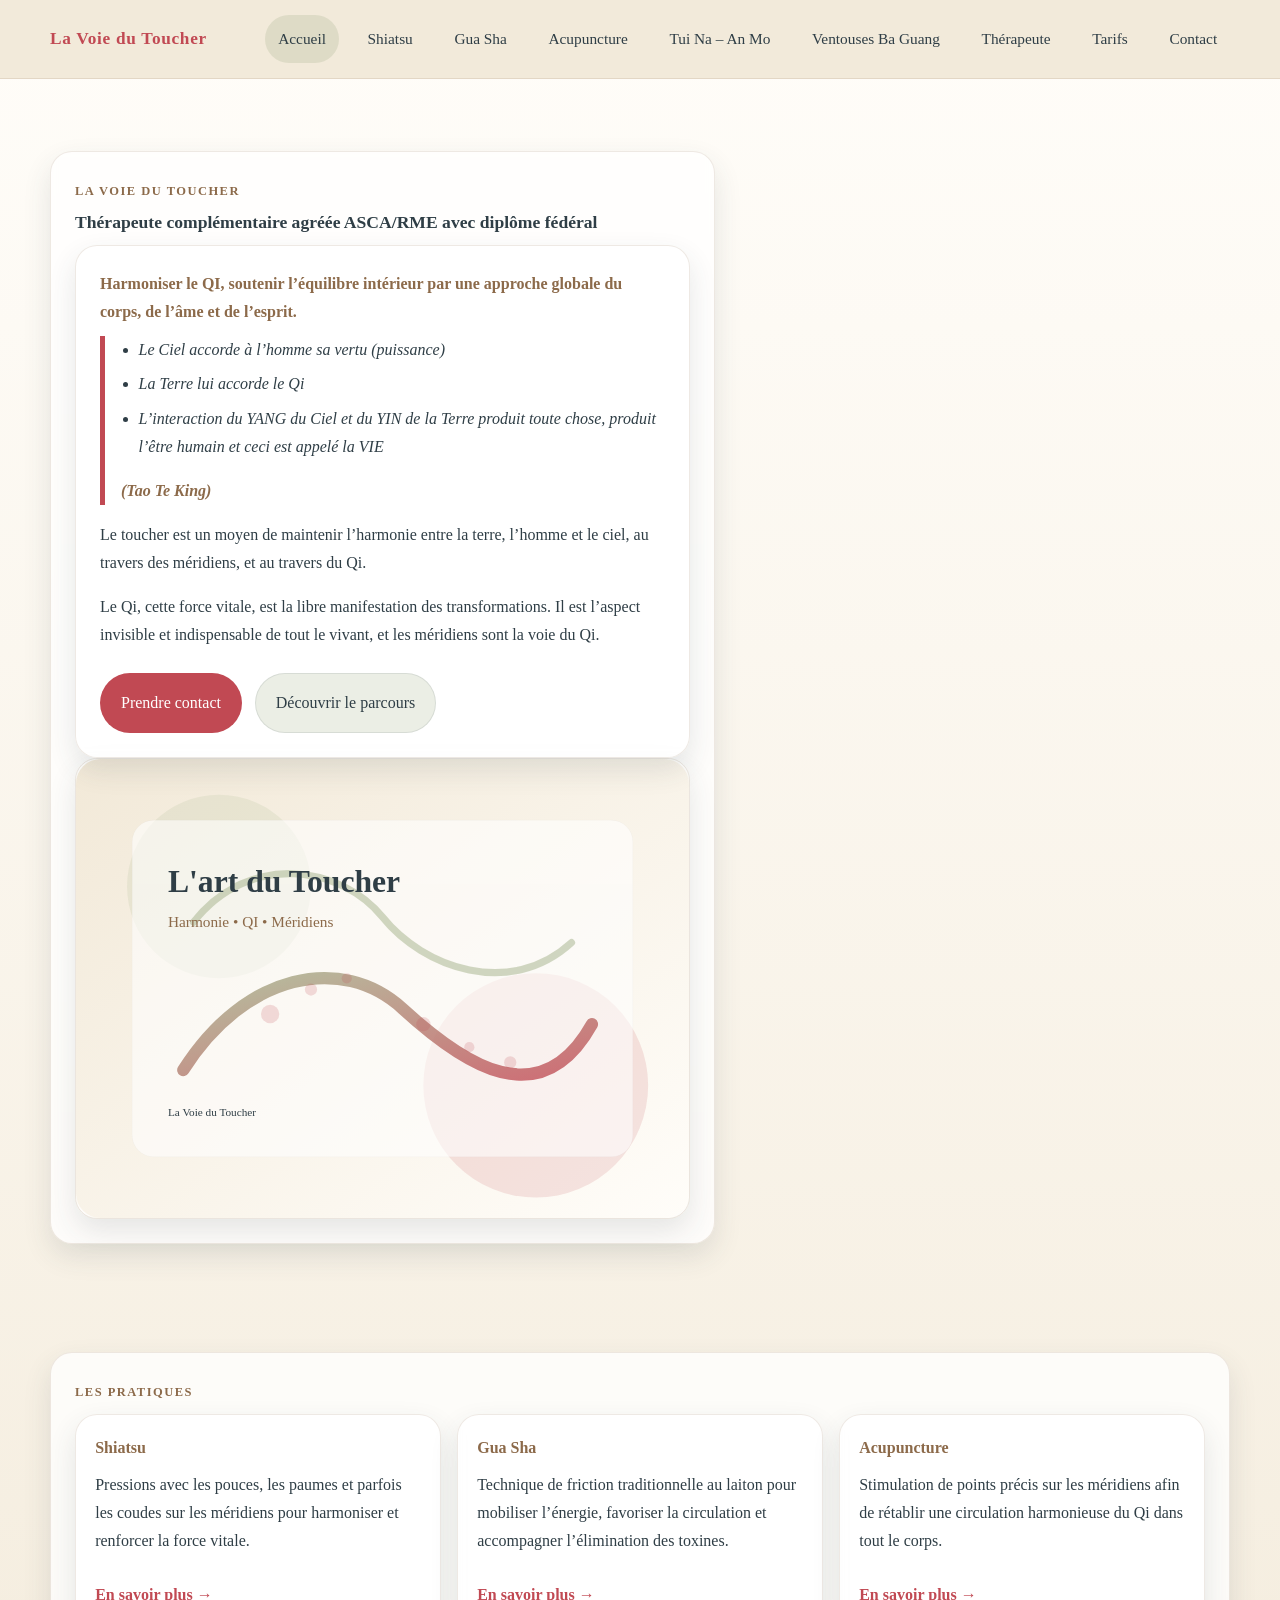
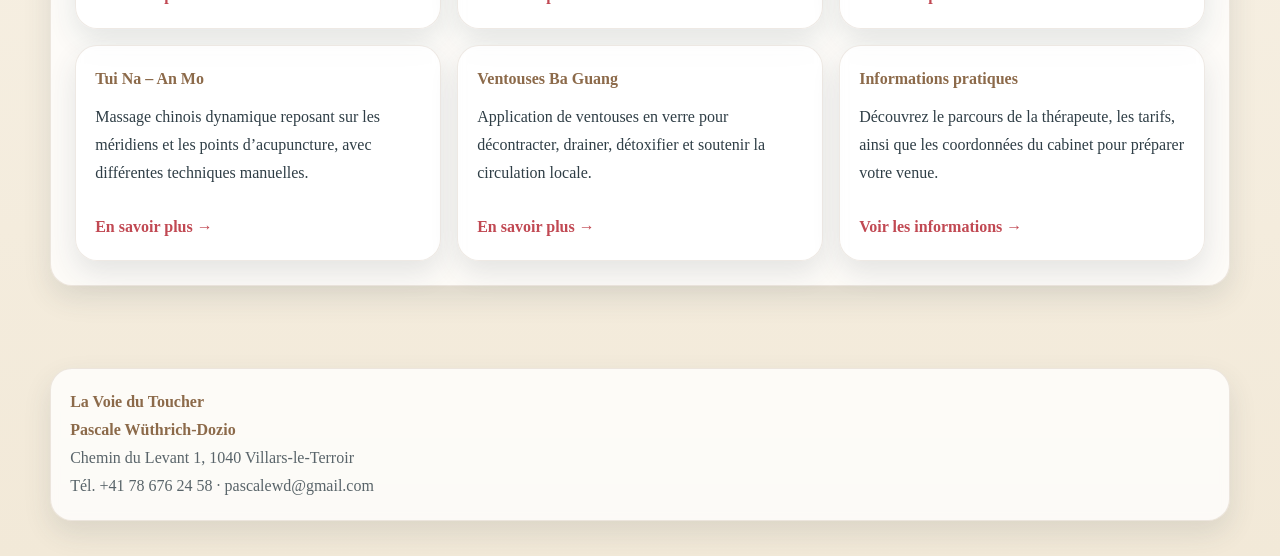
<file: index.html>
<!DOCTYPE html>
<html lang="fr">
<head>
    <meta charset="UTF-8">
    <meta name="viewport" content="width=device-width, initial-scale=1.0">
    <meta name="description" content="Cabinet de thérapies complémentaires à Villars-le-Terroir">
    <title>Accueil · La voie du Toucher</title>
    <link href="css/styles.css" rel="stylesheet" />
</head>
<body>
  
<a class="skip-link" href="#contenu">Aller au contenu</a>
<header class="site-header">
  <div class="container navbar">
    <a class="brand" href="index.html"><span>La Voie du Toucher</span></a>
    <input type="checkbox" id="nav-toggle" class="nav-toggle" aria-label="Ouvrir le menu">
    <label for="nav-toggle" class="nav-toggle-label" aria-hidden="true"><span></span></label>
    <nav class="nav-menu" aria-label="Navigation principale">
      <a href="index.html" class="active">Accueil</a><a href="shiatsu.html" class="">Shiatsu</a><a href="gua-sha.html" class="">Gua Sha</a><a href="acupuncture.html" class="">Acupuncture</a><a href="tui-na.html" class="">Tui Na – An Mo</a><a href="ventouses.html" class="">Ventouses Ba Guang</a><a href="therapeute.html" class="">Thérapeute</a><a href="tarifs.html" class="">Tarifs</a><a href="contact.html" class="">Contact</a>
    </nav>
  </div>
</header>

  <main id="contenu">
    
<section class="hero">
    <div class="container hero-grid">
        <div class="hero-copy card">
            <span class="eyebrow"><strong>La Voie du Toucher <br /></strong></span>
            <h4>Thérapeute complémentaire agréée ASCA/RME avec diplôme fédéral</h4>
            <div class="hero-copy card">
                <strong>Harmoniser le QI, soutenir l’équilibre intérieur par une approche globale du corps, de l’âme et de l’esprit.</strong>
                <!--<p class="intro">Shiatsu, Gua Sha, acupuncture, Tui Na – An Mo et ventouses Ba Guang dans une approche globale du corps, de l’âme et de l’esprit.</p>-->
                <!--<p class="intro">une approche globale du corps, de l’âme et de l’esprit.</p>-->
                <div class="quote-box">
                    <!--<p>Les Saint Sages d’autrefois ont voulu suivre l’ordre de la loi intérieure et de la destinée. C'est pour cette raison qu’ils ont déterminé :</p>
            <ul>
              <li>La Voie du Ciel et l’ont appelée l’amour et le lumineux</li>
              <li>La Voie de la Terre et l’ont appelée le malléable et le ferme</li>
              <li>La Voie de l’Homme et l’ont appelée l’amour et la justice</li>
            </ul>
            <p>Ces trois puissances fondamentales sont combinées :</p>-->
                    <ul>
                        <li>Le Ciel accorde à l’homme sa vertu (puissance)</li>
                        <li>La Terre lui accorde le Qi</li>
                        <li>L’interaction du YANG du Ciel et du YIN de la Terre produit toute chose, produit l’être humain et ceci est appelé la VIE</li>
                    </ul>
                    <p><strong>(Tao Te King)</strong></p>
                </div>
                <p>Le toucher est un moyen de maintenir l’harmonie entre la terre, l’homme et le ciel, au travers des méridiens, et au travers du Qi.</p>
                <p>Le Qi, cette force vitale, est la libre manifestation des transformations. Il est l’aspect invisible et indispensable de tout le vivant, et les méridiens sont la voie du Qi.</p>
                <div class="hero-actions">
                    <a class="btn btn-primary" href="contact.html">Prendre contact</a>
                    <a class="btn btn-secondary" href="therapeute.html">Découvrir le parcours</a>
                </div>
            </div>
            <div class="hero-visual">
                <img src="images/home.svg" alt="Illustration symbolisant l’harmonie, les méridiens et le Qi.">
            </div>
        </div>
</section>

<section class="section">
  <div class="container">
    <div class="card">
      <span class="eyebrow"><strong>Les pratiques</strong></span>
      <div class="grid-cards">
        <article class="card small-card practice-card">
          <strong>Shiatsu</strong>
          <p>Pressions avec les pouces, les paumes et parfois les coudes sur les méridiens pour harmoniser et renforcer la force vitale.</p>
          <a class="link-arrow" href="shiatsu.html">En savoir plus →</a>
        </article>
        <article class="card small-card practice-card">
          <strong>Gua Sha</strong>
          <p>Technique de friction traditionnelle au laiton pour mobiliser l’énergie, favoriser la circulation et accompagner l’élimination des toxines.</p>
          <a class="link-arrow" href="gua-sha.html">En savoir plus →</a>
        </article>
        <article class="card small-card practice-card">
          <strong>Acupuncture</strong>
          <p>Stimulation de points précis sur les méridiens afin de rétablir une circulation harmonieuse du Qi dans tout le corps.</p>
          <a class="link-arrow" href="acupuncture.html">En savoir plus →</a>
        </article>
        <article class="card small-card practice-card">
            <strong>Tui Na – An Mo</strong><p>Massage chinois dynamique reposant sur les méridiens et les points d’acupuncture, avec différentes techniques manuelles.</p>
          <a class="link-arrow" href="tui-na.html">En savoir plus →</a>
        </article>
        <article class="card small-card practice-card">
          <strong>Ventouses Ba Guang</strong>
          <p>Application de ventouses en verre pour décontracter, drainer, détoxifier et soutenir la circulation locale.</p>
          <a class="link-arrow" href="ventouses.html">En savoir plus →</a>
        </article>
        <article class="card small-card practice-card">
          <strong>Informations pratiques</strong>
          <p>Découvrez le parcours de la thérapeute, les tarifs, ainsi que les coordonnées du cabinet pour préparer votre venue.</p>
          <a class="link-arrow" href="tarifs.html">Voir les informations →</a>
        </article>
      </div>
    </div>
  </div>
</section>

  </main>
  
<footer class="site-footer">
  <div class="container">
    <div class="footer-card card small-card">
      <div>
        <strong>La Voie du Toucher<br>Pascale Wüthrich-Dozio</strong><br>
        Chemin du Levant 1, 1040 Villars-le-Terroir<br>
        Tél. <a href="tel:+41786762458">+41 78 676 24 58</a> · <a href="mailto:pascalewd@gmail.com">pascalewd@gmail.com</a>
      </div>
      <!--<div class="badge">Site statique · HTML + CSS · Responsive</div>-->
    </div>
  </div>
</footer>

</body>
</html>
</file>
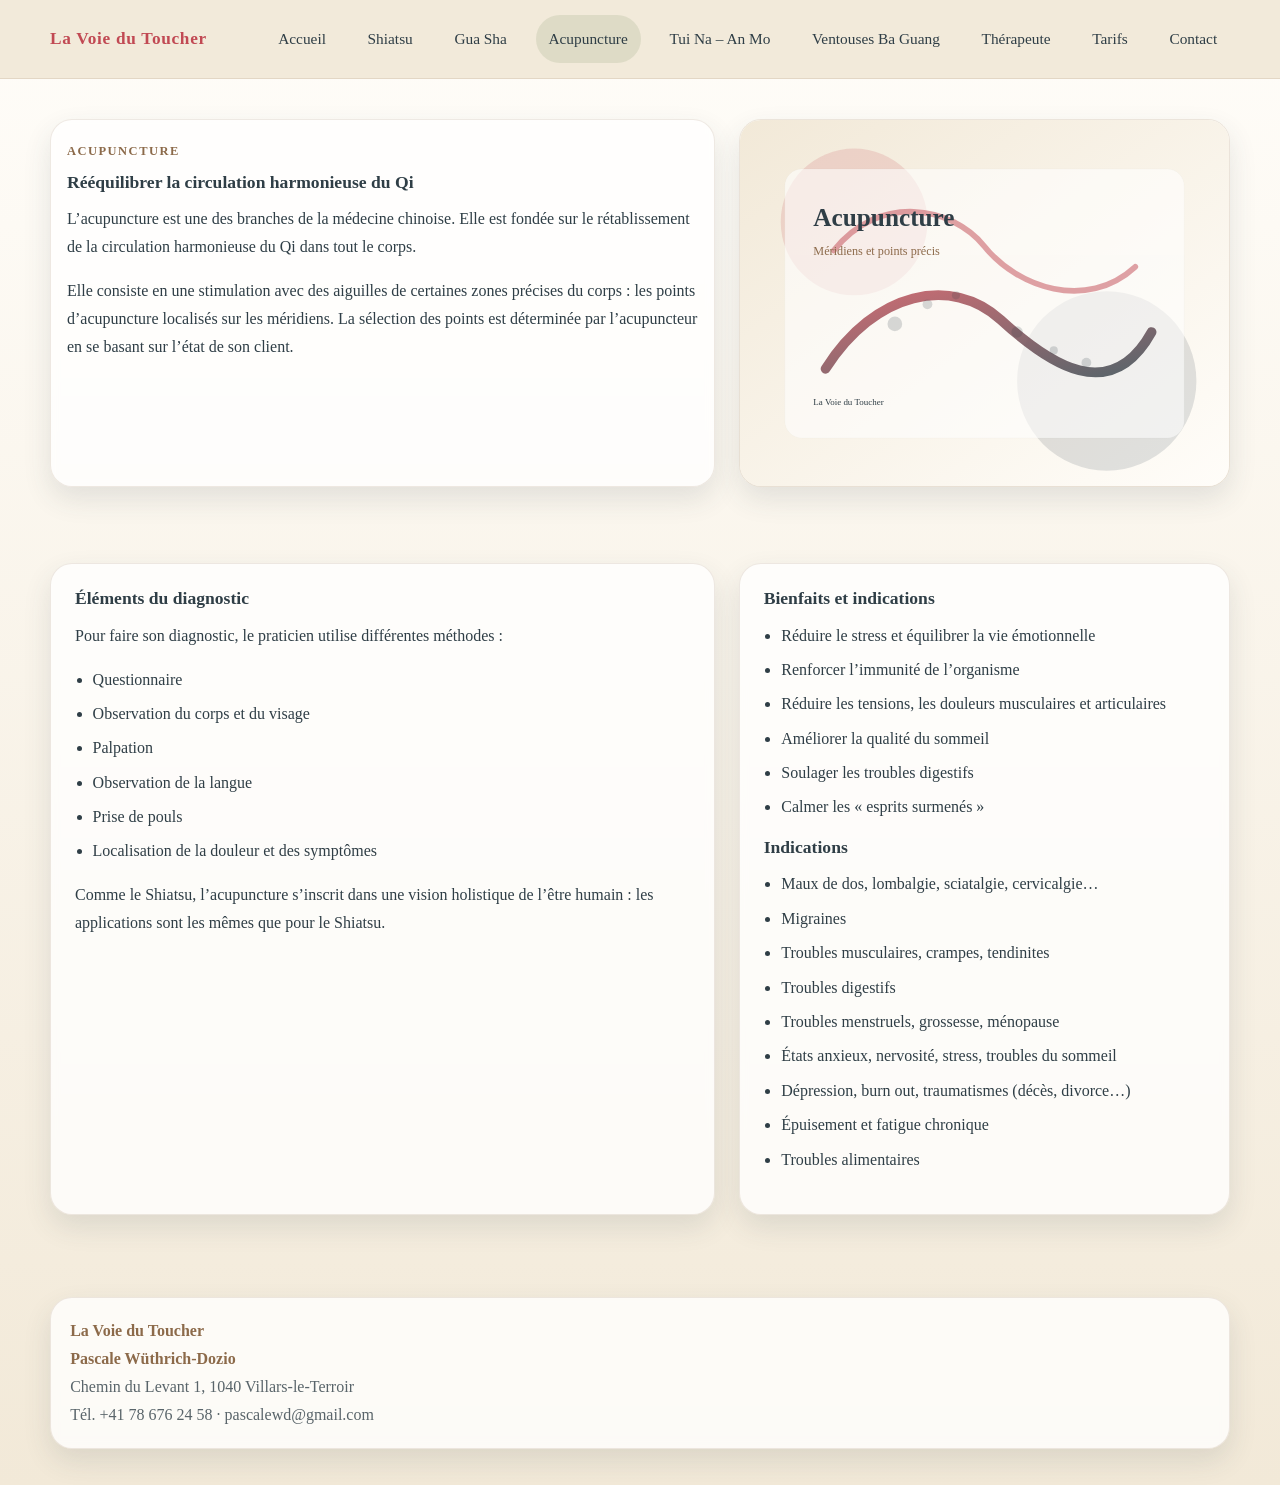
<file: acupuncture.html>
<!DOCTYPE html>
<html lang="fr">
<head>
    <meta charset="UTF-8">
    <meta name="viewport" content="width=device-width, initial-scale=1.0">
    <meta name="description" content="Acupuncture : harmoniser le Qi grâce aux méridiens">
    <title>Acupuncture · La Voie du Toucher</title>
    <link href="css/styles.css" rel="stylesheet" />
</head>
<body>
  
<a class="skip-link" href="#contenu">Aller au contenu</a>
<header class="site-header">
  <div class="container navbar">
    <a class="brand" href="index.html"><span>La Voie du Toucher</span></a>    <input type="checkbox" id="nav-toggle" class="nav-toggle" aria-label="Ouvrir le menu">
    <label for="nav-toggle" class="nav-toggle-label" aria-hidden="true"><span></span></label>
    <nav class="nav-menu" aria-label="Navigation principale">
      <a href="index.html" class="">Accueil</a><a href="shiatsu.html" class="">Shiatsu</a><a href="gua-sha.html" class="">Gua Sha</a><a href="acupuncture.html" class="active">Acupuncture</a><a href="tui-na.html" class="">Tui Na – An Mo</a><a href="ventouses.html" class="">Ventouses Ba Guang</a><a href="therapeute.html" class="">Thérapeute</a><a href="tarifs.html" class="">Tarifs</a><a href="contact.html" class="">Contact</a>
    </nav>
  </div>
</header>

  <main id="contenu">
    
<section class="page-banner">
  <div class="container two-col">
    <div class="card">
      <span class="eyebrow"><strong>Acupuncture</strong></span>
      <h4>Rééquilibrer la circulation harmonieuse du Qi</h4>
      <p>L’acupuncture est une des branches de la médecine chinoise. Elle est fondée sur le rétablissement de la circulation harmonieuse du Qi dans tout le corps.</p>
      <p>Elle consiste en une stimulation avec des aiguilles de certaines zones précises du corps : les points d’acupuncture localisés sur les méridiens. La sélection des points est déterminée par l’acupuncteur en se basant sur l’état de son client.</p>
    </div>
    <div class="content-visual">
      <img src="images/acupuncture.svg" alt="Illustration inspirée de l’acupuncture et des méridiens.">
    </div>
  </div>
</section>
<section class="section">
  <div class="container two-col">
    <div class="card">
      <h4>Éléments du diagnostic</h4>
      <p>Pour faire son diagnostic, le praticien utilise différentes méthodes :</p>
      <ul>
        <li>Questionnaire</li>
        <li>Observation du corps et du visage</li>
        <li>Palpation</li>
        <li>Observation de la langue</li>
        <li>Prise de pouls</li>
        <li>Localisation de la douleur et des symptômes</li>
      </ul>
      <p>Comme le Shiatsu, l’acupuncture s’inscrit dans une vision holistique de l’être humain : les applications sont les mêmes que pour le Shiatsu.</p>
    </div>
    <div class="card">
      <h4>Bienfaits et indications</h4>
      <ul>
        <li>Réduire le stress et équilibrer la vie émotionnelle</li>
        <li>Renforcer l’immunité de l’organisme</li>
        <li>Réduire les tensions, les douleurs musculaires et articulaires</li>
        <li>Améliorer la qualité du sommeil</li>
        <li>Soulager les troubles digestifs</li>
        <li>Calmer les « esprits surmenés »</li>
      </ul>
      <h4>Indications</h4>
      <ul>
        <li>Maux de dos, lombalgie, sciatalgie, cervicalgie…</li>
        <li>Migraines</li>
        <li>Troubles musculaires, crampes, tendinites</li>
        <li>Troubles digestifs</li>
        <li>Troubles menstruels, grossesse, ménopause</li>
        <li>États anxieux, nervosité, stress, troubles du sommeil</li>
        <li>Dépression, burn out, traumatismes (décès, divorce…)</li>
        <li>Épuisement et fatigue chronique</li>
        <li>Troubles alimentaires</li>
      </ul>
    </div>
  </div>
</section>

  </main>
  
<footer class="site-footer">
  <div class="container">
    <div class="footer-card card small-card">
      <div>
        <strong>La Voie du Toucher<br>Pascale Wüthrich-Dozio</strong><br>
        Chemin du Levant 1, 1040 Villars-le-Terroir<br>
        Tél. <a href="tel:+41786762458">+41 78 676 24 58</a> · <a href="mailto:pascalewd@gmail.com">pascalewd@gmail.com</a>
      </div>
      <!--<div class="badge">Site statique · HTML + CSS · Responsive</div>-->
    </div>
  </div>
</footer>

</body>
</html>
</file>
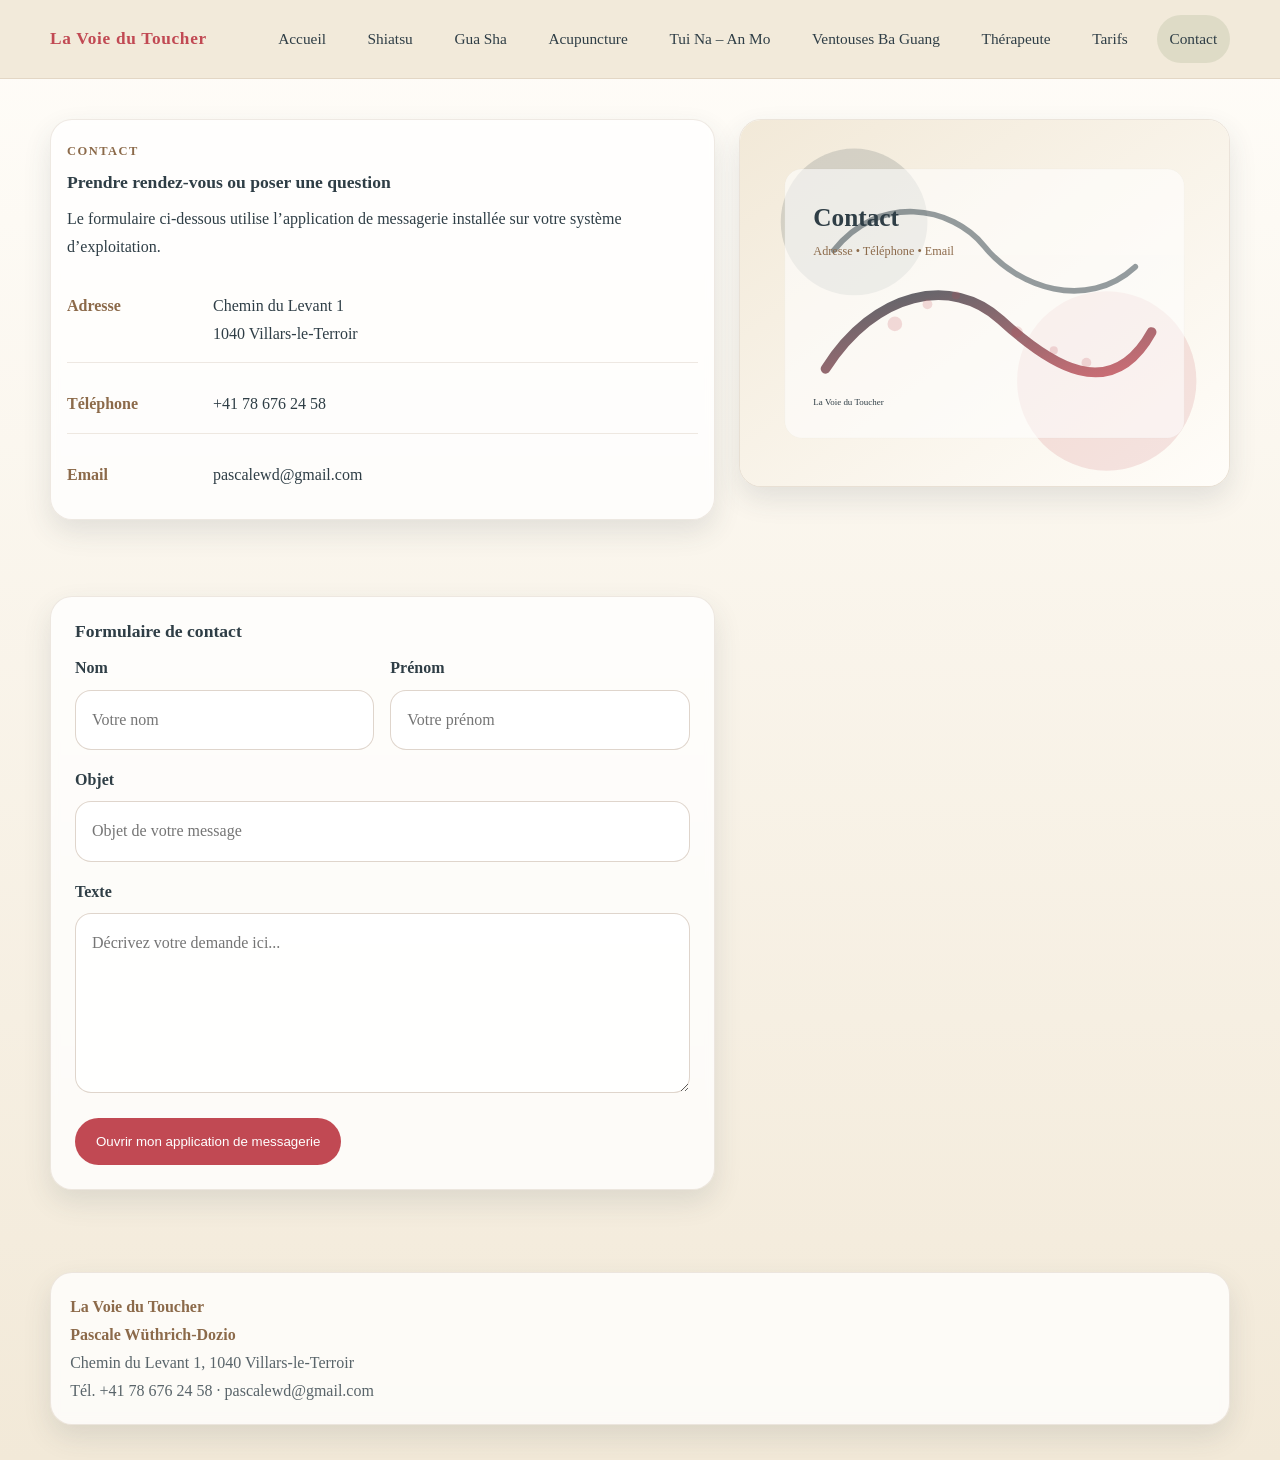
<file: contact.html>
<!DOCTYPE html>
<html lang="fr">
<head>
    <meta charset="UTF-8">
    <meta name="viewport" content="width=device-width, initial-scale=1.0">
    <meta name="description" content="Contact et prise de rendez-vous">
    <title>Contact · La Voie du Toucher</title>
    <link href="css/styles.css" rel="stylesheet" />
</head>
<body>
  
<a class="skip-link" href="#contenu">Aller au contenu</a>
<header class="site-header">
  <div class="container navbar">
    <a class="brand" href="index.html"><span>La Voie du Toucher</span></a>
    <input type="checkbox" id="nav-toggle" class="nav-toggle" aria-label="Ouvrir le menu">
    <label for="nav-toggle" class="nav-toggle-label" aria-hidden="true"><span></span></label>
    <nav class="nav-menu" aria-label="Navigation principale">
      <a href="index.html" class="">Accueil</a><a href="shiatsu.html" class="">Shiatsu</a><a href="gua-sha.html" class="">Gua Sha</a><a href="acupuncture.html" class="">Acupuncture</a><a href="tui-na.html" class="">Tui Na – An Mo</a><a href="ventouses.html" class="">Ventouses Ba Guang</a><a href="therapeute.html" class="">Thérapeute</a><a href="tarifs.html" class="">Tarifs</a><a href="contact.html" class="active">Contact</a>
    </nav>
  </div>
</header>

  <main id="contenu">
    
<section class="page-banner">
  <div class="container contact-grid">
    <div class="card">
      <span class="eyebrow"><strong>Contact</strong></span>
      <h4>Prendre rendez-vous ou poser une question</h4>
      <p>Le formulaire ci-dessous utilise l’application de messagerie installée sur votre système d’exploitation.</p>
      <div class="info-list">
        <div class="info-row"><strong>Adresse</strong><span>Chemin du Levant 1<br>1040 Villars-le-Terroir</span></div>
        <div class="info-row"><strong>Téléphone</strong><span><a href="tel:+41786762458">+41 78 676 24 58</a></span></div>
        <div class="info-row"><strong>Email</strong><span><a href="mailto:pascalewd@gmail.com">pascalewd@gmail.com</a></span></div>
      </div>
    </div>
    <div class="content-visual">
      <img src="images/contact.svg" alt="Illustration de contact et de prise de rendez-vous.">
    </div>
  </div>
</section>
<section class="section">
  <div class="container two-col">
    <div class="card">
      <h4>Formulaire de contact</h4>
      <form action="mailto:pascalewd@gmail.com" method="post" enctype="text/plain">
        <div class="form-grid">
          <div>
            <label for="nom">Nom</label>
            <input id="nom" name="Nom" type="text" placeholder="Votre nom" required>
          </div>
          <div>
            <label for="prenom">Prénom</label>
            <input id="prenom" name="Prénom" type="text" placeholder="Votre prénom" required>
          </div>
          <div class="full">
            <label for="objet">Objet</label>
            <input id="objet" name="Objet" type="text" placeholder="Objet de votre message" required>
          </div>
          <div class="full">
            <label for="message">Texte</label>
            <textarea id="message" name="Message" placeholder="Décrivez votre demande ici..." required></textarea>
          </div>
          <div class="full">
            <button class="btn btn-primary" type="submit">Ouvrir mon application de messagerie</button>
          </div>
        </div>
      </form>
    </div>
    <!--<div class="card">
      <h4>Accès au cabinet</h4>
      <p>Le cabinet est situé à <br/><strong>Chemin du Levant<br />11040 Villars-le-Terroir</strong>.</p>
      <p>Pour toute prise de rendez-vous, vous pouvez utiliser le formulaire, appeler directement ou envoyer un email.</p>-->
      <!--<div class="notice">
        Astuce : sur un site statique, un formulaire <code>mailto:</code> ouvre le logiciel de messagerie installé sur l’appareil du visiteur, sans traitement serveur.
      </div>-->
    <!--</div>-->
  </div>
</section>

  </main>
  
<footer class="site-footer">
  <div class="container">
    <div class="footer-card card small-card">
      <div>
        <strong>La Voie du Toucher<br>Pascale Wüthrich-Dozio</strong><br>
        Chemin du Levant 1, 1040 Villars-le-Terroir<br>
        Tél. <a href="tel:+41786762458">+41 78 676 24 58</a> · <a href="mailto:pascalewd@gmail.com">pascalewd@gmail.com</a>
      </div>
      <!--<div class="badge">Site statique · HTML + CSS · Responsive</div>-->
    </div>
  </div>
</footer>

</body>
</html>
</file>
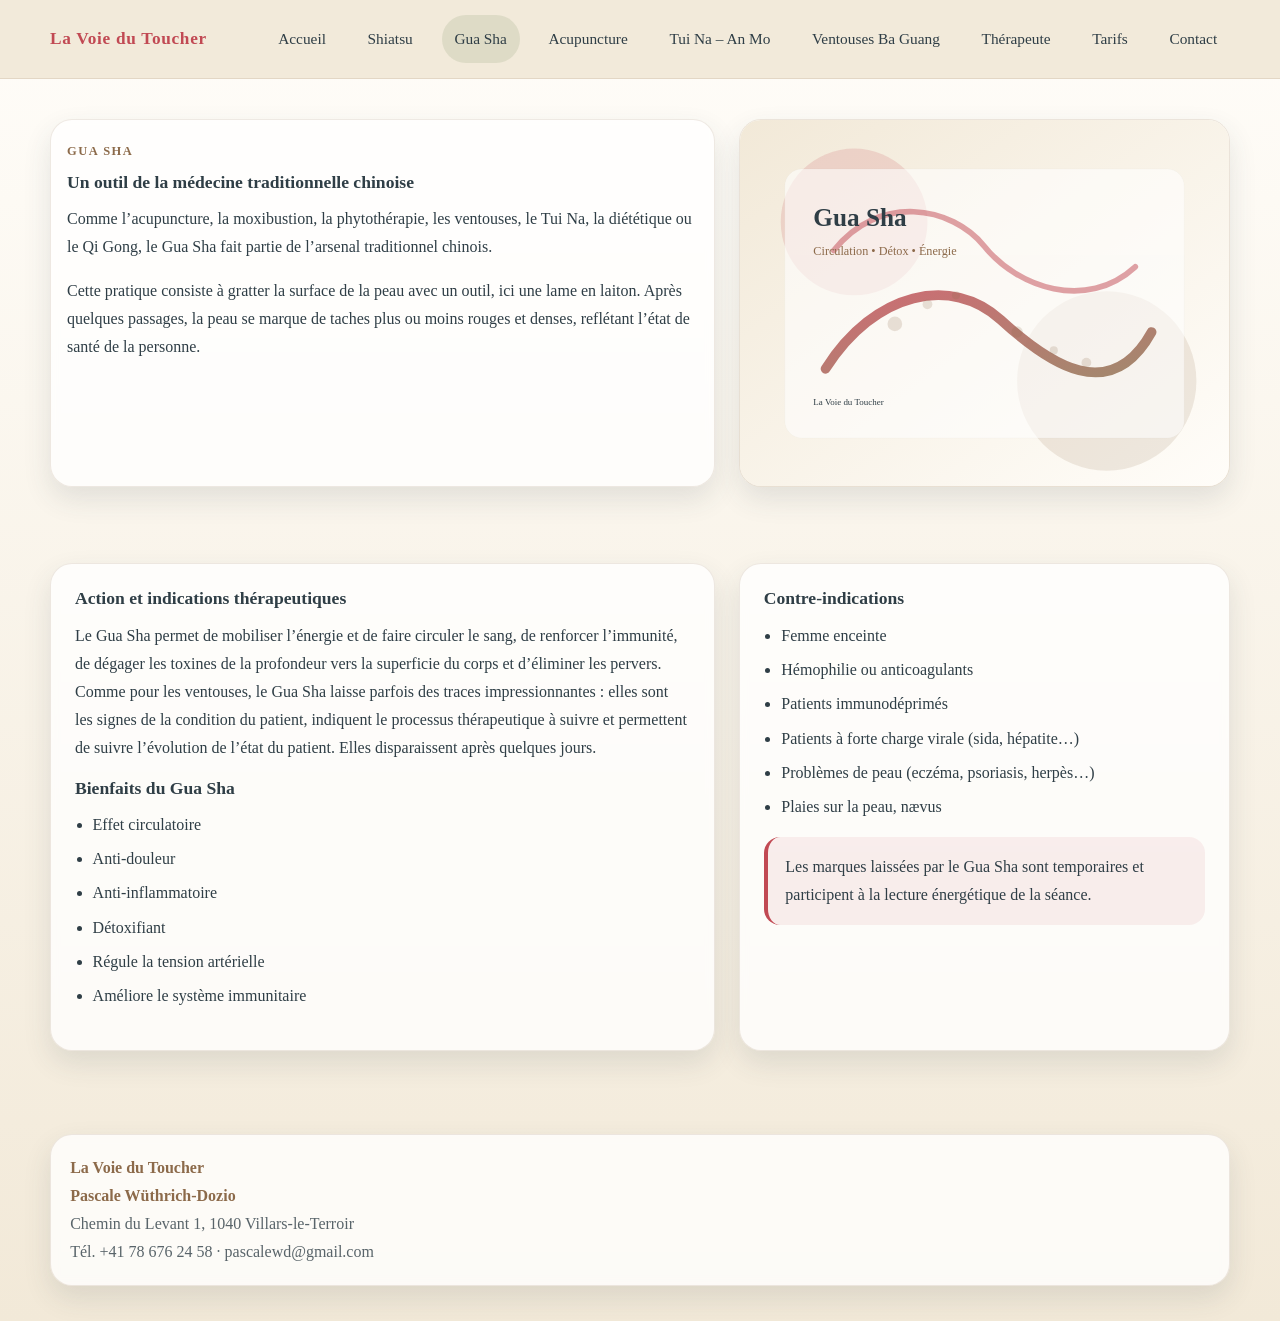
<file: gua-sha.html>
<!DOCTYPE html>
<html lang="fr">
<head>
    <meta charset="UTF-8">
    <meta name="viewport" content="width=device-width, initial-scale=1.0">
    <meta name="description" content="Gua Sha : circulation, énergie et détoxification">
    <title>Gua Sha · La Voie du Toucher</title>
    <link href="css/styles.css" rel="stylesheet" />
</head>
<body>
  
<a class="skip-link" href="#contenu">Aller au contenu</a>
<header class="site-header">
  <div class="container navbar">
    <a class="brand" href="index.html"><span>La Voie du Toucher</span></a>
    <input type="checkbox" id="nav-toggle" class="nav-toggle" aria-label="Ouvrir le menu">
    <label for="nav-toggle" class="nav-toggle-label" aria-hidden="true"><span></span></label>
    <nav class="nav-menu" aria-label="Navigation principale">
      <a href="index.html" class="">Accueil</a><a href="shiatsu.html" class="">Shiatsu</a><a href="gua-sha.html" class="active">Gua Sha</a><a href="acupuncture.html" class="">Acupuncture</a><a href="tui-na.html" class="">Tui Na – An Mo</a><a href="ventouses.html" class="">Ventouses Ba Guang</a><a href="therapeute.html" class="">Thérapeute</a><a href="tarifs.html" class="">Tarifs</a><a href="contact.html" class="">Contact</a>
    </nav>
  </div>
</header>

  <main id="contenu">
    
<section class="page-banner">
  <div class="container two-col">
    <div class="card">
      <span class="eyebrow"><strong>Gua Sha</strong></span>
      <h4>Un outil de la médecine traditionnelle chinoise</h4>
      <p>Comme l’acupuncture, la moxibustion, la phytothérapie, les ventouses, le Tui Na, la diététique ou le Qi Gong, le Gua Sha fait partie de l’arsenal traditionnel chinois.</p>
      <p>Cette pratique consiste à gratter la surface de la peau avec un outil, ici une lame en laiton. Après quelques passages, la peau se marque de taches plus ou moins rouges et denses, reflétant l’état de santé de la personne.</p>
    </div>
    <div class="content-visual">
      <img src="images/gua-sha.svg" alt="Illustration évoquant la pratique du Gua Sha.">
    </div>
  </div>
</section>
<section class="section">
  <div class="container two-col">
    <div class="card">
      <h4>Action et indications thérapeutiques</h4>
      <p>Le Gua Sha permet de mobiliser l’énergie et de faire circuler le sang, de renforcer l’immunité, de dégager les toxines de la profondeur vers la superficie du corps et d’éliminer les pervers. Comme pour les ventouses, le Gua Sha laisse parfois des traces impressionnantes : elles sont les signes de la condition du patient, indiquent le processus thérapeutique à suivre et permettent de suivre l’évolution de l’état du patient. Elles disparaissent après quelques jours.</p>
      <h4>Bienfaits du Gua Sha</h4>
      <ul>
        <li>Effet circulatoire</li>
        <li>Anti-douleur</li>
        <li>Anti-inflammatoire</li>
        <li>Détoxifiant</li>
        <li>Régule la tension artérielle</li>
        <li>Améliore le système immunitaire</li>
      </ul>
    </div>
    <div class="card">
      <h4>Contre-indications</h4>
      <ul>
        <li>Femme enceinte</li>
        <li>Hémophilie ou anticoagulants</li>
        <li>Patients immunodéprimés</li>
        <li>Patients à forte charge virale (sida, hépatite…)</li>
        <li>Problèmes de peau (eczéma, psoriasis, herpès…)</li>
        <li>Plaies sur la peau, nævus</li>
      </ul>
      <div class="notice">
        Les marques laissées par le Gua Sha sont temporaires et participent à la lecture énergétique de la séance.
      </div>
    </div>
  </div>
</section>

  </main>
  
<footer class="site-footer">
  <div class="container">
    <div class="footer-card card small-card">
      <div>
        <strong>La Voie du Toucher<br>Pascale Wüthrich-Dozio</strong><br>
        Chemin du Levant 1, 1040 Villars-le-Terroir<br>
        Tél. <a href="tel:+41786762458">+41 78 676 24 58</a> · <a href="mailto:pascalewd@gmail.com">pascalewd@gmail.com</a>
      </div>
      <!--<div class="badge">Site statique · HTML + CSS · Responsive</div>-->
    </div>
  </div>
</footer>

</body>
</html>
</file>
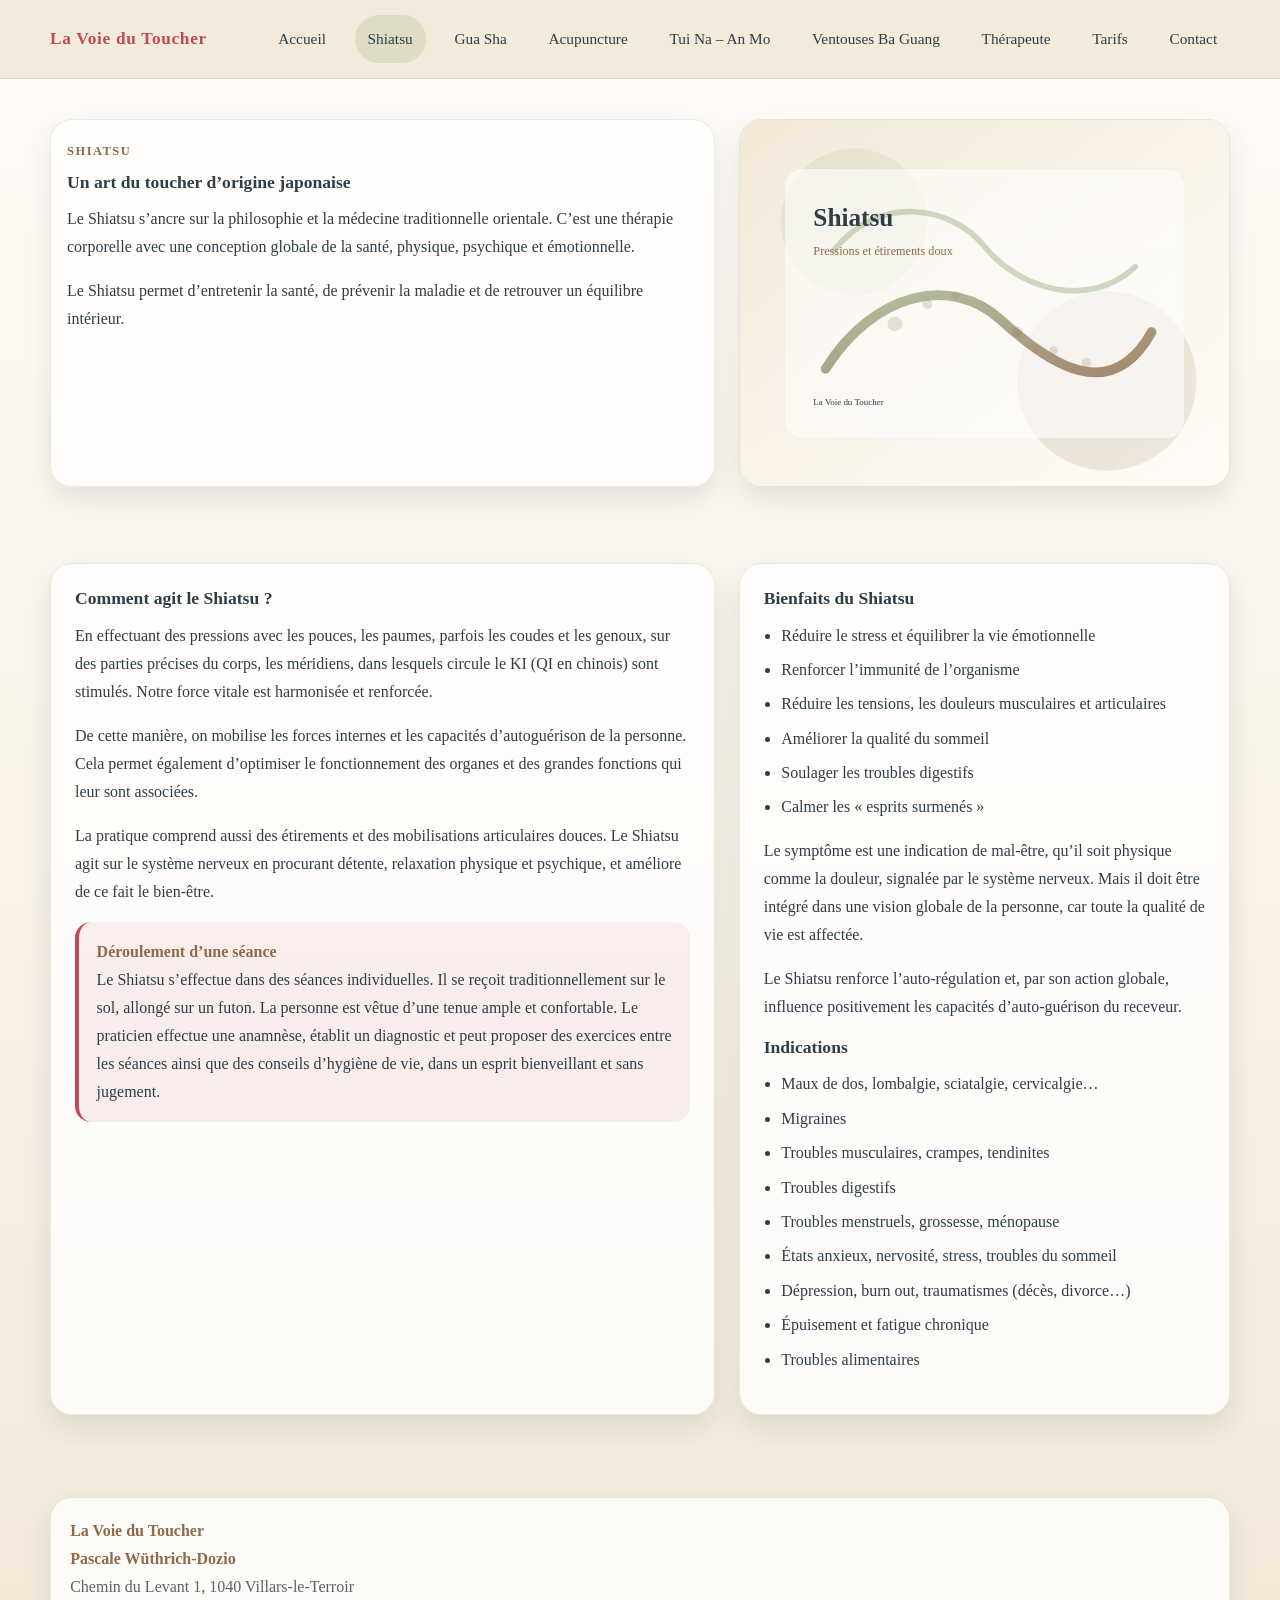
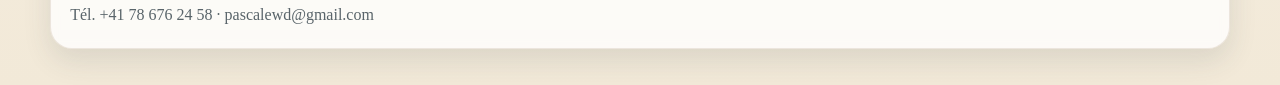
<file: shiatsu.html>
<!DOCTYPE html>
<html lang="fr">
<head>
    <meta charset="UTF-8">
    <meta name="viewport" content="width=device-width, initial-scale=1.0">
    <meta name="description" content="Shiatsu : approche globale du toucher thérapeutique">
    <title>Shiatsu · La Voie du Toucher</title>
    <link href="css/styles.css" rel="stylesheet" />
</head>
<body>
  
<a class="skip-link" href="#contenu">Aller au contenu</a>
<header class="site-header">
  <div class="container navbar">
    <a class="brand" href="index.html"><span>La Voie du Toucher</span></a>
    <input type="checkbox" id="nav-toggle" class="nav-toggle" aria-label="Ouvrir le menu">
    <label for="nav-toggle" class="nav-toggle-label" aria-hidden="true"><span></span></label>
    <nav class="nav-menu" aria-label="Navigation principale">
      <a href="index.html" class="">Accueil</a><a href="shiatsu.html" class="active">Shiatsu</a><a href="gua-sha.html" class="">Gua Sha</a><a href="acupuncture.html" class="">Acupuncture</a><a href="tui-na.html" class="">Tui Na – An Mo</a><a href="ventouses.html" class="">Ventouses Ba Guang</a><a href="therapeute.html" class="">Thérapeute</a><a href="tarifs.html" class="">Tarifs</a><a href="contact.html" class="">Contact</a>
    </nav>
  </div>
</header>

  <main id="contenu">
    
<section class="page-banner">
  <div class="container two-col">
    <div class="card">
      <span class="eyebrow"><strong>Shiatsu</strong></span>
      <h4>Un art du toucher d’origine japonaise</h4>
      <p>Le Shiatsu s’ancre sur la philosophie et la médecine traditionnelle orientale. C’est une thérapie corporelle avec une conception globale de la santé, physique, psychique et émotionnelle.</p>
      <p>Le Shiatsu permet d’entretenir la santé, de prévenir la maladie et de retrouver un équilibre intérieur.</p>
    </div>
    <div class="content-visual">
      <img src="images/shiatsu.svg" alt="Illustration inspirée du shiatsu et du toucher thérapeutique.">
    </div>
  </div>
</section>
<section class="section">
  <div class="container two-col">
    <div class="card">
      <h4>Comment agit le Shiatsu ?</h4>
      <p>En effectuant des pressions avec les pouces, les paumes, parfois les coudes et les genoux, sur des parties précises du corps, les méridiens, dans lesquels circule le KI (QI en chinois) sont stimulés. Notre force vitale est harmonisée et renforcée.</p>
      <p>De cette manière, on mobilise les forces internes et les capacités d’autoguérison de la personne. Cela permet également d’optimiser le fonctionnement des organes et des grandes fonctions qui leur sont associées.</p>
      <p>La pratique comprend aussi des étirements et des mobilisations articulaires douces. Le Shiatsu agit sur le système nerveux en procurant détente, relaxation physique et psychique, et améliore de ce fait le bien-être.</p>
      <div class="notice">
        <strong>Déroulement d’une séance</strong><br>
        Le Shiatsu s’effectue dans des séances individuelles. Il se reçoit traditionnellement sur le sol, allongé sur un futon. La personne est vêtue d’une tenue ample et confortable. Le praticien effectue une anamnèse, établit un diagnostic et peut proposer des exercices entre les séances ainsi que des conseils d’hygiène de vie, dans un esprit bienveillant et sans jugement.
      </div>
    </div>
    <div class="card">
      <h4>Bienfaits du Shiatsu</h4>
      <ul>
        <li>Réduire le stress et équilibrer la vie émotionnelle</li>
        <li>Renforcer l’immunité de l’organisme</li>
        <li>Réduire les tensions, les douleurs musculaires et articulaires</li>
        <li>Améliorer la qualité du sommeil</li>
        <li>Soulager les troubles digestifs</li>
        <li>Calmer les « esprits surmenés »</li>
      </ul>
      <p>Le symptôme est une indication de mal-être, qu’il soit physique comme la douleur, signalée par le système nerveux. Mais il doit être intégré dans une vision globale de la personne, car toute la qualité de vie est affectée.</p>
      <p>Le Shiatsu renforce l’auto-régulation et, par son action globale, influence positivement les capacités d’auto-guérison du receveur.</p>
      <h4>Indications</h4>
      <ul>
        <li>Maux de dos, lombalgie, sciatalgie, cervicalgie…</li>
        <li>Migraines</li>
        <li>Troubles musculaires, crampes, tendinites</li>
        <li>Troubles digestifs</li>
        <li>Troubles menstruels, grossesse, ménopause</li>
        <li>États anxieux, nervosité, stress, troubles du sommeil</li>
        <li>Dépression, burn out, traumatismes (décès, divorce…)</li>
        <li>Épuisement et fatigue chronique</li>
        <li>Troubles alimentaires</li>
      </ul>
    </div>
  </div>
</section>

  </main>
  
<footer class="site-footer">
  <div class="container">
    <div class="footer-card card small-card">
      <div>
        <strong>La Voie du Toucher<br>Pascale Wüthrich-Dozio</strong><br>
        Chemin du Levant 1, 1040 Villars-le-Terroir<br>
        Tél. <a href="tel:+41786762458">+41 78 676 24 58</a> · <a href="mailto:pascalewd@gmail.com">pascalewd@gmail.com</a>
      </div>
      <!--<div class="badge">Site statique · HTML + CSS · Responsive</div>-->
    </div>
  </div>
</footer>

</body>
</html>
</file>
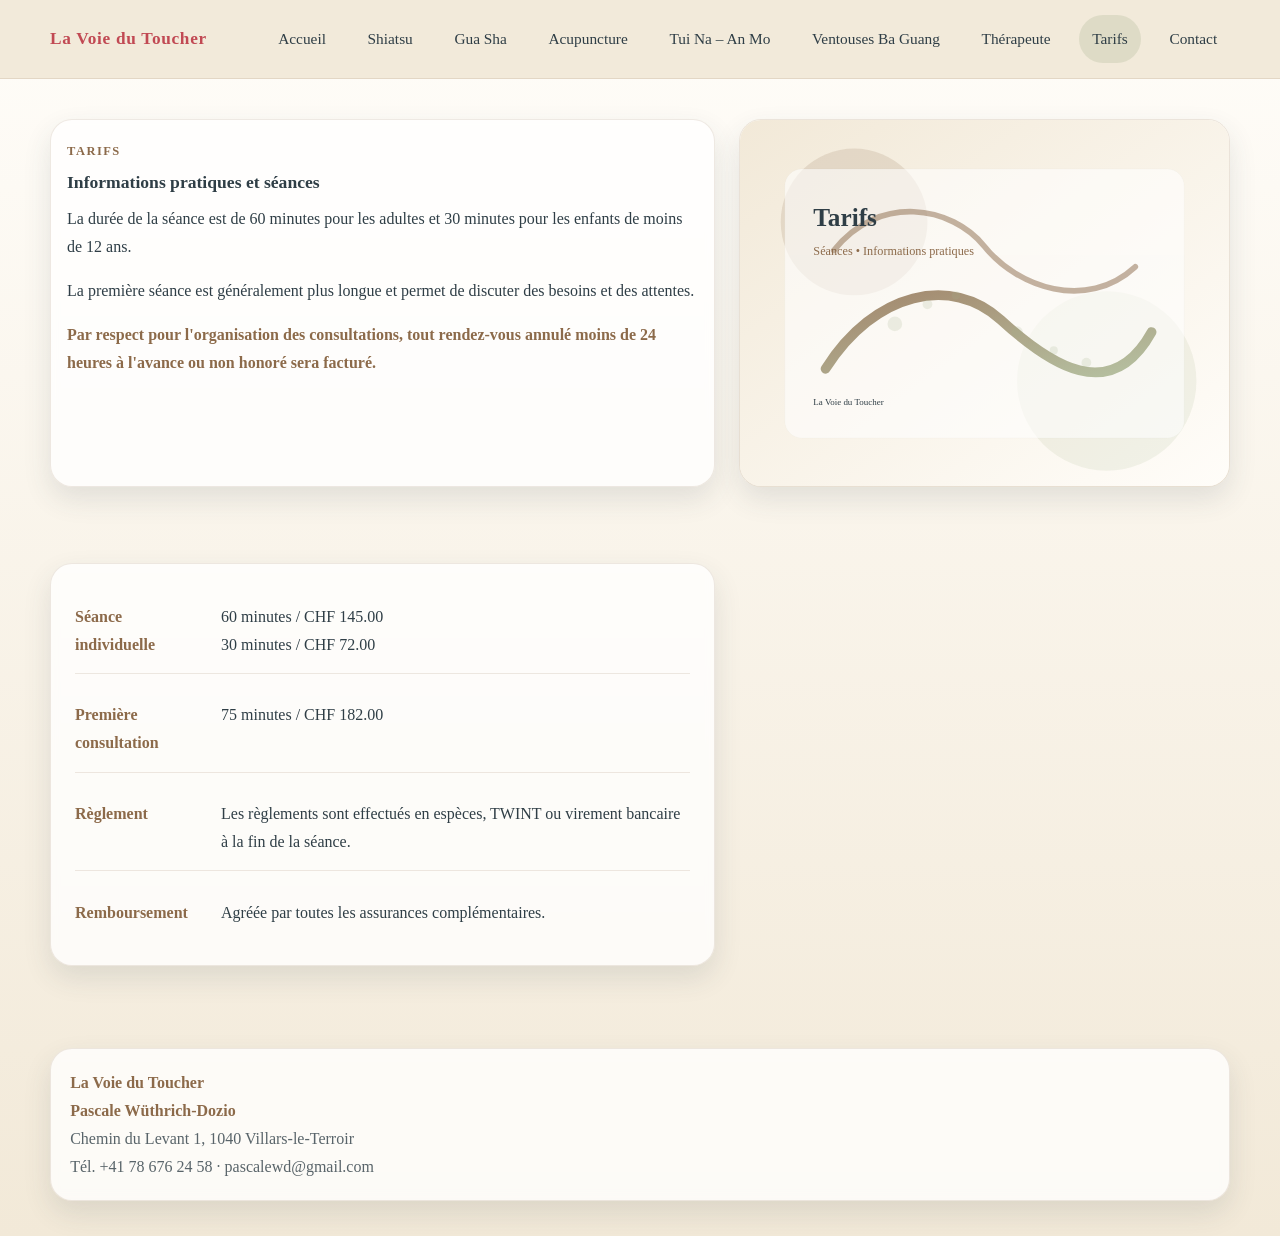
<file: tarifs.html>
<!DOCTYPE html>
<html lang="fr">
<head>
    <meta charset="UTF-8">
    <meta name="viewport" content="width=device-width, initial-scale=1.0">
    <meta name="description" content="Tarifs et informations pratiques du cabinet">
    <title>Tarifs · La Voie du Toucher</title>
    <link href="css/styles.css" rel="stylesheet" />
</head>
<body>
  
<a class="skip-link" href="#contenu">Aller au contenu</a>
<header class="site-header">
  <div class="container navbar">
    <a class="brand" href="index.html"><span>La Voie du Toucher</span></a>
    <input type="checkbox" id="nav-toggle" class="nav-toggle" aria-label="Ouvrir le menu">
    <label for="nav-toggle" class="nav-toggle-label" aria-hidden="true"><span></span></label>
    <nav class="nav-menu" aria-label="Navigation principale">
      <a href="index.html" class="">Accueil</a><a href="shiatsu.html" class="">Shiatsu</a><a href="gua-sha.html" class="">Gua Sha</a><a href="acupuncture.html" class="">Acupuncture</a><a href="tui-na.html" class="">Tui Na – An Mo</a><a href="ventouses.html" class="">Ventouses Ba Guang</a><a href="therapeute.html" class="">Thérapeute</a><a href="tarifs.html" class="active">Tarifs</a><a href="contact.html" class="">Contact</a>
    </nav>
  </div>
</header>

  <main id="contenu">
    
<section class="page-banner">
  <div class="container tarif-grid">
    <div class="card">
      <span class="eyebrow"><strong>Tarifs</strong></span>
      <h4>Informations pratiques et séances</h4>
      <p>La durée de la séance est de 60 minutes pour les adultes et 30 minutes pour les enfants de moins de 12 ans.</p>
      <p>La première séance est généralement plus longue et permet de discuter des besoins et des attentes.</p>
      <p><strong>Par respect pour l'organisation des consultations, tout rendez-vous annulé moins de 24 heures à l'avance ou non honoré sera facturé.</strong></p>
    </div>
    <div class="content-visual">
      <img src="images/tarifs.svg" alt="Illustration pour la page tarifs.">
    </div>
  </div>
</section>
<section class="section">
  <div class="container tarif-grid">
    <!--<div class="tarif-box">
      <h4>Contenu provisoire</h4>
      <p>Lorem ipsum dolor sit amet consectetur adipiscing elit. Quisque faucibus ex sapien vitae pellentesque sem placerat. In id cursus mi pretium tellus duis convallis. Tempus leo eu aenean sed diam urna tempor. Pulvinar vivamus fringilla lacus nec metus bibendum egestas. Iaculis massa nisl malesuada lacinia integer nunc posuere. </p>
      <p>Lorem ipsum dolor sit amet consectetur adipiscing elit. Quisque faucibus ex sapien vitae pellentesque sem placerat. In id cursus mi pretium tellus duis convallis. Tempus leo eu aenean sed diam urna tempor. Pulvinar vivamus fringilla lacus nec metus bibendum egestas. Iaculis massa nisl malesuada lacinia integer nunc posuere. Ut hendrerit semper vel class aptent taciti sociosqu. Ad litora torquent per conubia nostra inceptos himenaeos.</p>
    </div>-->
    <div class="card">
      <div class="info-list">
        <div class="info-row"><strong>Séance individuelle</strong><span>60 minutes / CHF 145.00 <br />30 minutes / CHF 72.00</span></div>
        <div class="info-row"><strong>Première consultation</strong><span>75 minutes / CHF 182.00</span></div>
        <div class="info-row"><strong>Règlement</strong><span>Les règlements sont effectués en espèces, TWINT ou virement bancaire à la fin de la séance.</span></div>
        <div class="info-row"><strong>Remboursement</strong><span>Agréée par toutes les assurances complémentaires.</span></div>
      </div>
    </div>
  </div>
</section>

  </main>
  
<footer class="site-footer">
  <div class="container">
    <div class="footer-card card small-card">
      <div>
        <strong>La Voie du Toucher<br>Pascale Wüthrich-Dozio</strong><br>
        Chemin du Levant 1, 1040 Villars-le-Terroir<br>
        Tél. <a href="tel:+41786762458">+41 78 676 24 58</a> · <a href="mailto:pascalewd@gmail.com">pascalewd@gmail.com</a>
      </div>
      <!--<div class="badge">Site statique · HTML + CSS · Responsive</div>-->
    </div>
  </div>
</footer>

</body>
</html>
</file>
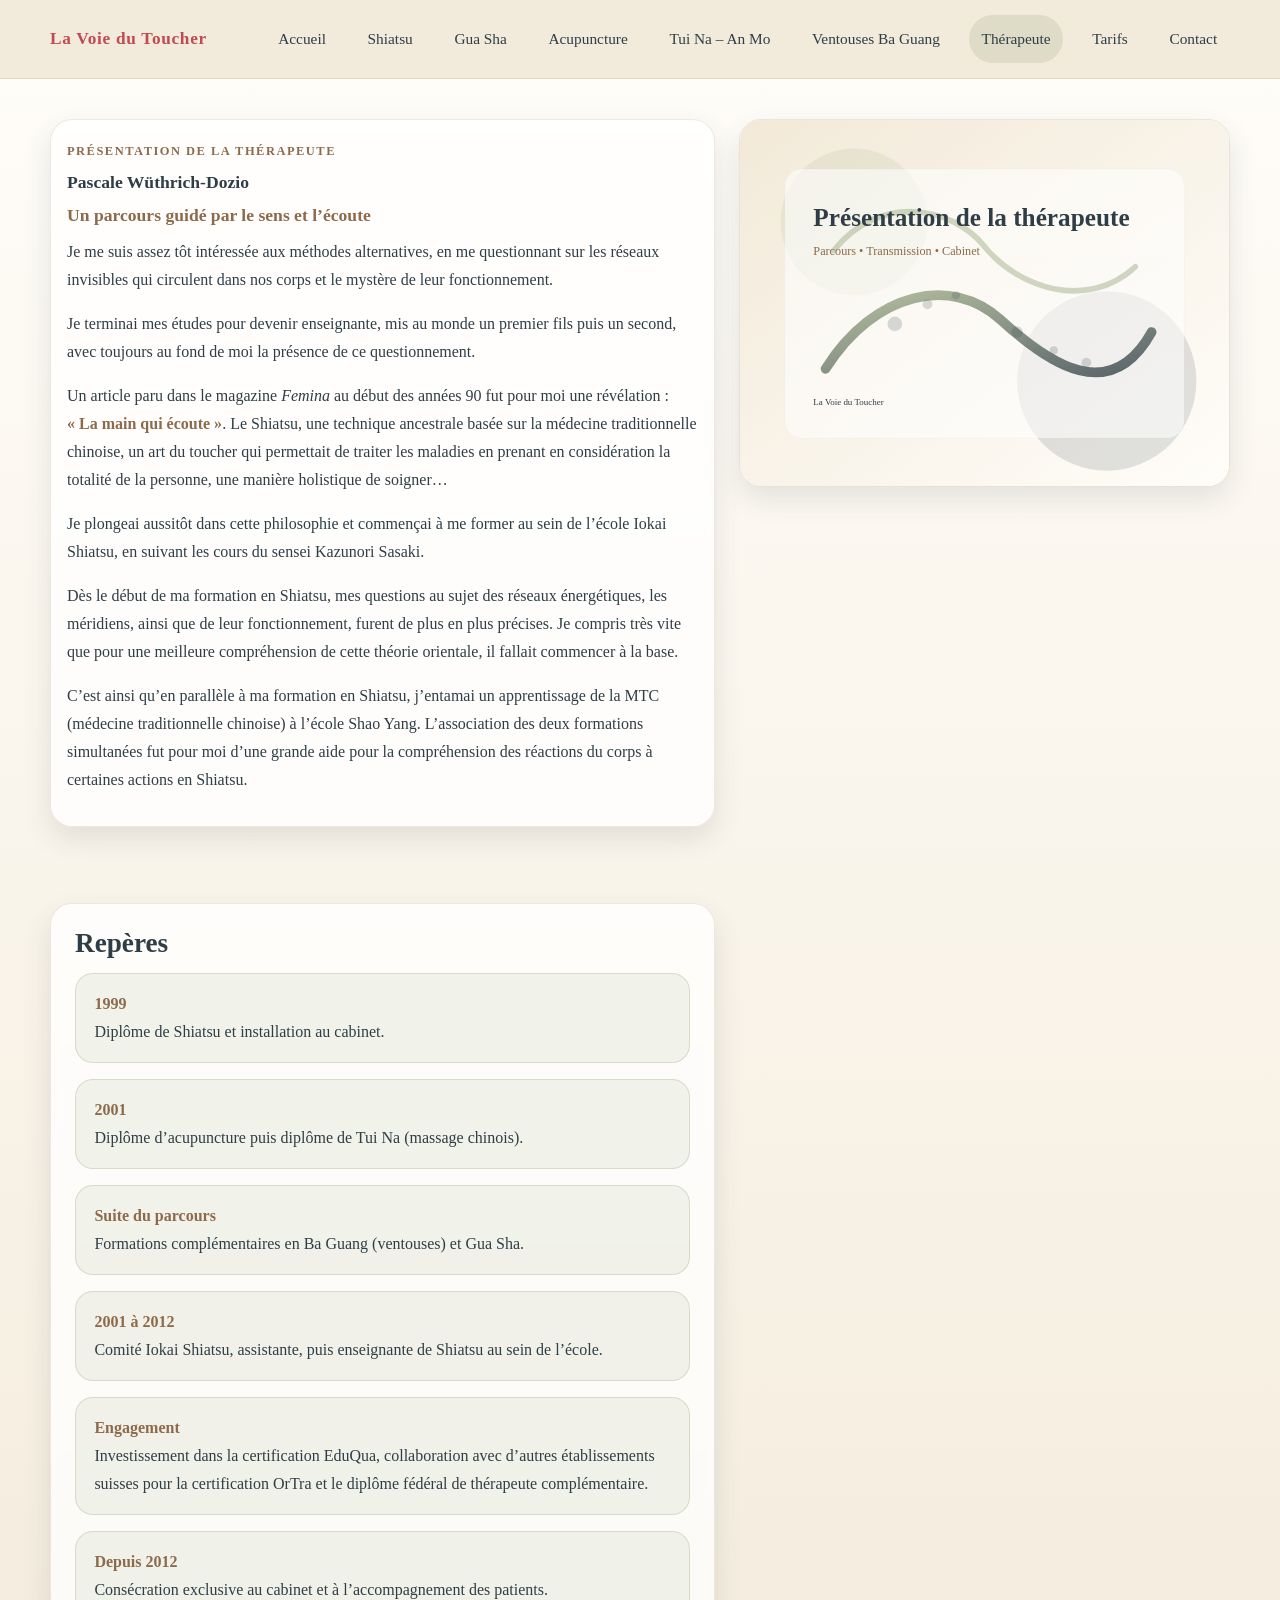
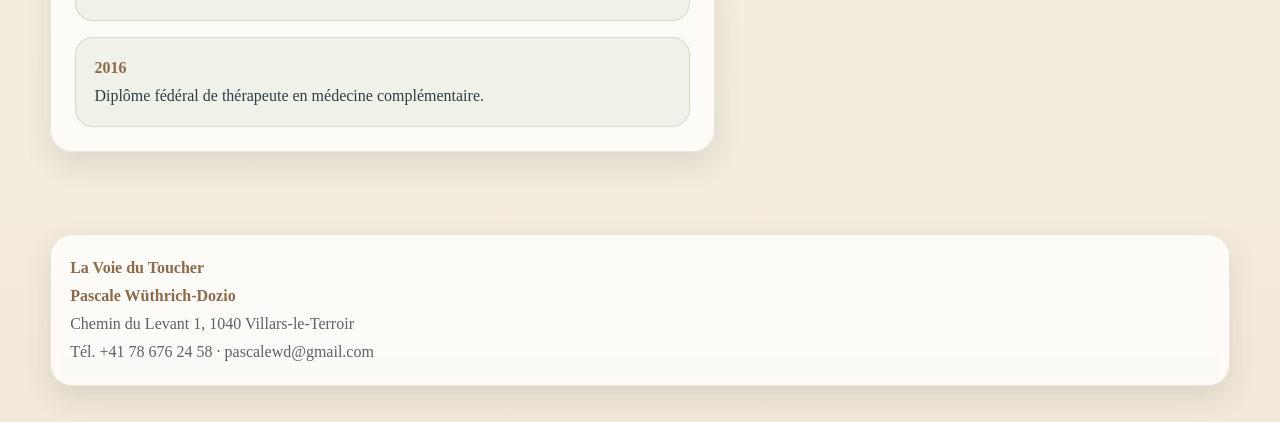
<file: therapeute.html>
<!DOCTYPE html>
<html lang="fr">
<head>
    <meta charset="UTF-8">
    <meta name="viewport" content="width=device-width, initial-scale=1.0">
    <meta name="description" content="Présentation de Pascale Wüthrich-Dozio">
    <title>Présentation du thérapeute · La Voie du Toucher</title>
    <link href="css/styles.css" rel="stylesheet" />
</head>
<body>
  
<a class="skip-link" href="#contenu">Aller au contenu</a>
<header class="site-header">
  <div class="container navbar">
    <a class="brand" href="index.html"><span>La Voie du Toucher</span></a>
    <input type="checkbox" id="nav-toggle" class="nav-toggle" aria-label="Ouvrir le menu">
    <label for="nav-toggle" class="nav-toggle-label" aria-hidden="true"><span></span></label>
    <nav class="nav-menu" aria-label="Navigation principale">
      <a href="index.html" class="">Accueil</a><a href="shiatsu.html" class="">Shiatsu</a><a href="gua-sha.html" class="">Gua Sha</a><a href="acupuncture.html" class="">Acupuncture</a><a href="tui-na.html" class="">Tui Na – An Mo</a><a href="ventouses.html" class="">Ventouses Ba Guang</a><a href="therapeute.html" class="active">Thérapeute</a><a href="tarifs.html" class="">Tarifs</a><a href="contact.html" class="">Contact</a>
    </nav>
  </div>
</header>

  <main id="contenu">
    
<section class="page-banner">
  <div class="container bio-grid">
      <div class="card">
          <span class="eyebrow"><strong>Présentation de la thérapeute</strong></span>
          <h4>Pascale Wüthrich-Dozio</h4>
          <!--<p>Déjà adolescente, je rêvais d’une médecine différente, plus globale, et moins axée sur les traitements antibiotiques, dont j’avais été gavée durant ma petite enfance à cause d’angines et d’otites à répétition.</p>
    <p>Je pressentais intuitivement qu’un mal précis à un endroit de mon corps avait une influence sur tout son fonctionnement, sur les plans physiques, psychiques et émotionnels.</p>-->
          <h4><strong>Un parcours guidé par le sens et l’écoute</strong></h4>
          <p>Je me suis assez tôt intéressée aux méthodes alternatives, en me questionnant sur les réseaux invisibles qui circulent dans nos corps et le mystère de leur fonctionnement.</p>
          <p>Je terminai mes études pour devenir enseignante, mis au monde un premier fils puis un second, avec toujours au fond de moi la présence de ce questionnement.</p>
          <p>Un article paru dans le magazine <em>Femina</em> au début des années 90 fut pour moi une révélation : <strong>« La main qui écoute »</strong>. Le Shiatsu, une technique ancestrale basée sur la médecine traditionnelle chinoise, un art du toucher qui permettait de traiter les maladies en prenant en considération la totalité de la personne, une manière holistique de soigner…</p>
          <p>Je plongeai aussitôt dans cette philosophie et commençai à me former au sein de l’école Iokai Shiatsu, en suivant les cours du sensei Kazunori Sasaki.</p>
          <p>Dès le début de ma formation en Shiatsu, mes questions au sujet des réseaux énergétiques, les méridiens, ainsi que de leur fonctionnement, furent de plus en plus précises. Je compris très vite que pour une meilleure compréhension de cette théorie orientale, il fallait commencer à la base.</p>
          <p>C’est ainsi qu’en parallèle à ma formation en Shiatsu, j’entamai un apprentissage de la MTC (médecine traditionnelle chinoise) à l’école Shao Yang. L’association des deux formations simultanées fut pour moi d’une grande aide pour la compréhension des réactions du corps à certaines actions en Shiatsu.</p>
      </div>
    <div class="content-visual">
      <img src="images/therapeute.svg" alt="Illustration représentant le parcours de la thérapeute.">
    </div>
  </div>
</section>
<section class="section">
  <div class="container bio-grid">
    <!--<div class="card">
      <h4>Un parcours guidé par le sens et l’écoute</h4>
      <p>Je me suis assez tôt intéressée aux méthodes alternatives, en me questionnant sur les réseaux invisibles qui circulent dans nos corps et le mystère de leur fonctionnement.</p>
      <p>Je terminai mes études pour devenir enseignante, mis au monde un premier fils puis un second, avec toujours au fond de moi la présence de ce questionnement.</p>
      <p>Un article paru dans le magazine <em>Femina</em> au début des années 90 fut pour moi une révélation : <strong>« La main qui écoute »</strong>. Le Shiatsu, une technique ancestrale basée sur la médecine traditionnelle chinoise, un art du toucher qui permettait de traiter les maladies en prenant en considération la totalité de la personne, une manière holistique de soigner…</p>
      <p>Je plongeai aussitôt dans cette philosophie et commençai à me former au sein de l’école Iokai Shiatsu, en suivant les cours du sensei Kazunori Sasaki.</p>
      <p>Dès le début de ma formation en Shiatsu, mes questions au sujet des réseaux énergétiques, les méridiens, ainsi que de leur fonctionnement, furent de plus en plus précises. Je compris très vite que pour une meilleure compréhension de cette théorie orientale, il fallait commencer à la base.</p>
      <p>C’est ainsi qu’en parallèle à ma formation en Shiatsu, j’entamai un apprentissage de la MTC (médecine traditionnelle chinoise) à l’école Shao Yang. L’association des deux formations simultanées fut pour moi d’une grande aide pour la compréhension des réactions du corps à certaines actions en Shiatsu.</p>
    </div>-->
    <div class="card">
      <h2>Repères</h2>
      <div class="timeline">
          <div class="timeline-item"><strong>1999</strong><br>Diplôme de Shiatsu et installation au cabinet.</div>
          <div class="timeline-item"><strong>2001</strong><br>Diplôme d’acupuncture puis diplôme de Tui Na (massage chinois).</div>
          <div class="timeline-item"><strong>Suite du parcours</strong><br>Formations complémentaires en Ba Guang (ventouses) et Gua Sha.</div>
          <div class="timeline-item"><strong>2001 à 2012</strong><br>Comité Iokai Shiatsu, assistante, puis enseignante de Shiatsu au sein de l’école.</div>
          <div class="timeline-item"><strong>Engagement</strong><br>Investissement dans la certification EduQua, collaboration avec d’autres établissements suisses pour la certification OrTra et le diplôme fédéral de thérapeute complémentaire.</div>
          <div class="timeline-item"><strong>Depuis 2012</strong><br>Consécration exclusive au cabinet et à l’accompagnement des patients.</div>
          <div class="timeline-item"><strong>2016</strong><br>Diplôme fédéral de thérapeute en médecine complémentaire.</div>
      </div>
      <!--<p>Je garde un beau souvenir de ces années très intéressantes, utiles pour parfaire mon apprentissage du Shiatsu et aider d’autres personnes à découvrir cette thérapie.</p>-->
    </div>
  </div>
</section>

  </main>
  
<footer class="site-footer">
  <div class="container">
    <div class="footer-card card small-card">
      <div>
        <strong>La Voie du Toucher<br>Pascale Wüthrich-Dozio</strong><br>
        Chemin du Levant 1, 1040 Villars-le-Terroir<br>
        Tél. <a href="tel:+41786762458">+41 78 676 24 58</a> · <a href="mailto:pascalewd@gmail.com">pascalewd@gmail.com</a>
      </div>
   <!--   <div class="badge">Site statique · HTML + CSS · Responsive</div>-->
    </div>
  </div>
</footer>

</body>
</html>
</file>
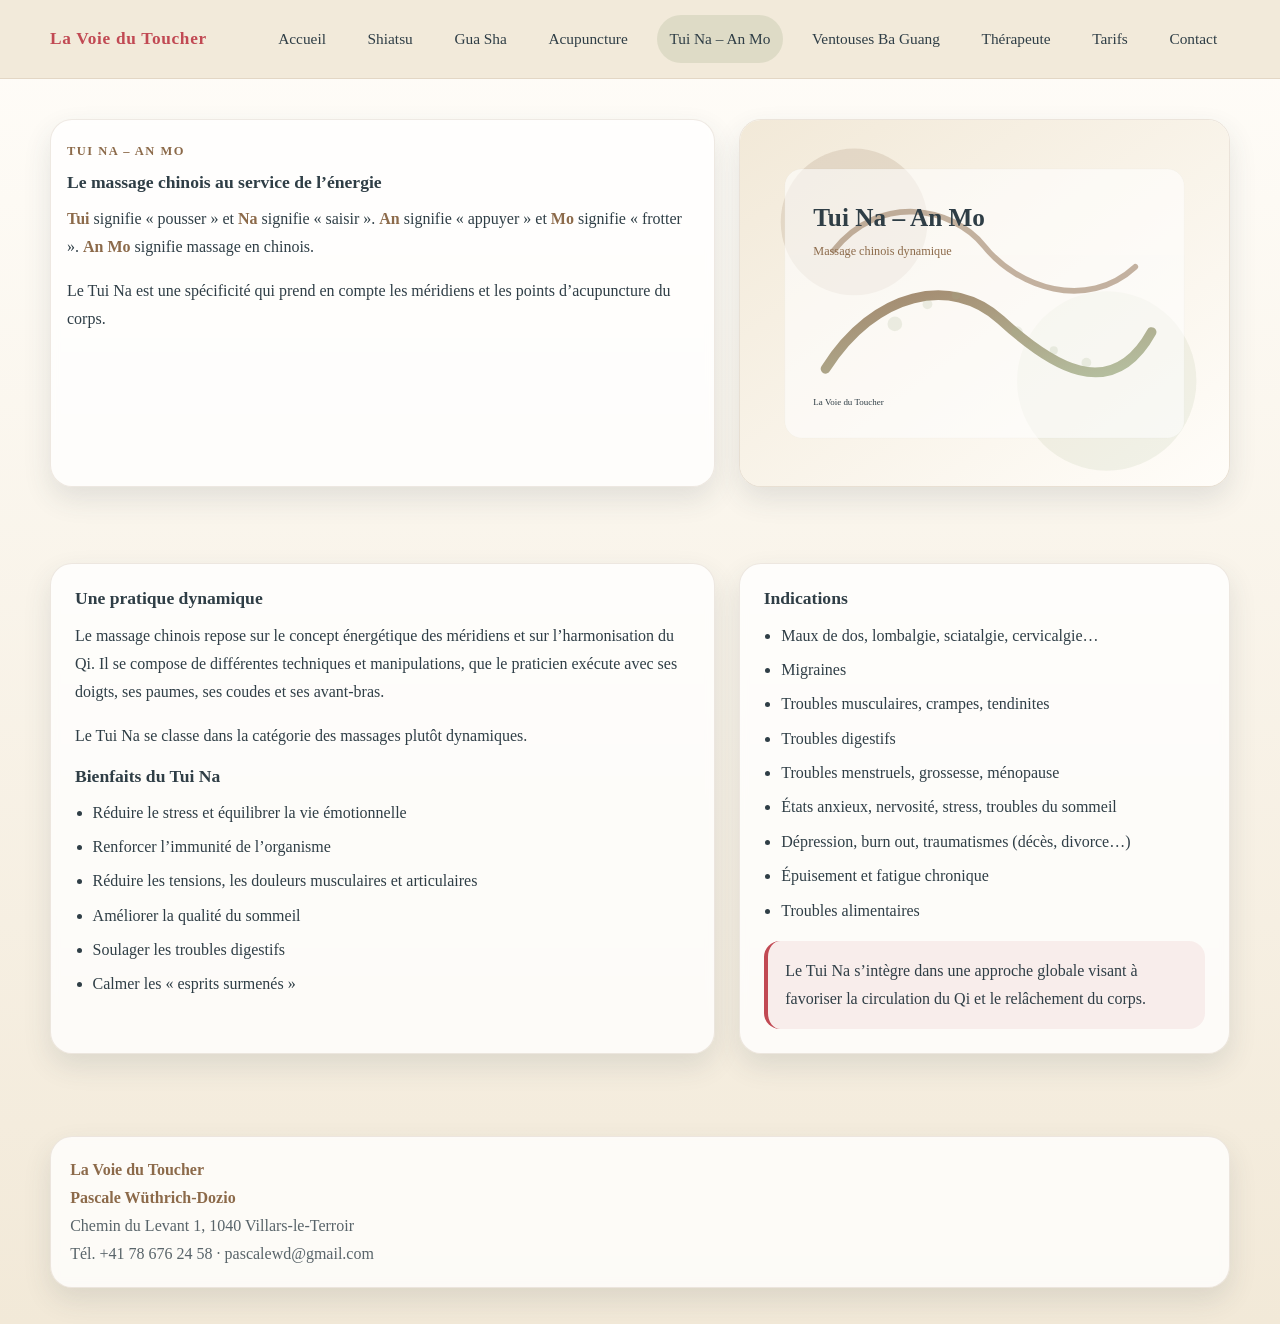
<file: tui-na.html>
<!DOCTYPE html>
<html lang="fr">
<head>
    <meta charset="UTF-8">
    <meta name="viewport" content="width=device-width, initial-scale=1.0">
    <meta name="description" content="Tui Na – An Mo : massage chinois dynamique">
    <title>Tui Na – An Mo · La Voie du Toucher</title>
    <link href="css/styles.css" rel="stylesheet" />
</head>
<body>
  
<a class="skip-link" href="#contenu">Aller au contenu</a>
<header class="site-header">
  <div class="container navbar">
    <a class="brand" href="index.html"><span>La Voie du Toucher</span></a>
    <input type="checkbox" id="nav-toggle" class="nav-toggle" aria-label="Ouvrir le menu">
    <label for="nav-toggle" class="nav-toggle-label" aria-hidden="true"><span></span></label>
    <nav class="nav-menu" aria-label="Navigation principale">
      <a href="index.html" class="">Accueil</a><a href="shiatsu.html" class="">Shiatsu</a><a href="gua-sha.html" class="">Gua Sha</a><a href="acupuncture.html" class="">Acupuncture</a><a href="tui-na.html" class="active">Tui Na – An Mo</a><a href="ventouses.html" class="">Ventouses Ba Guang</a><a href="therapeute.html" class="">Thérapeute</a><a href="tarifs.html" class="">Tarifs</a><a href="contact.html" class="">Contact</a>
    </nav>
  </div>
</header>

  <main id="contenu">
    
<section class="page-banner">
  <div class="container two-col">
    <div class="card">
      <span class="eyebrow"><strong>Tui Na – An Mo</strong></span>
      <h4>Le massage chinois au service de l’énergie</h4>
      <p><strong>Tui</strong> signifie « pousser » et <strong>Na</strong> signifie « saisir ». <strong>An</strong> signifie « appuyer » et <strong>Mo</strong> signifie « frotter ». <strong>An Mo</strong> signifie massage en chinois.</p>
      <p>Le Tui Na est une spécificité qui prend en compte les méridiens et les points d’acupuncture du corps.</p>
    </div>
    <div class="content-visual">
      <img src="images/tui-na.svg" alt="Illustration évoquant le massage Tui Na – An Mo.">
    </div>
  </div>
</section>
<section class="section">
  <div class="container two-col">
    <div class="card">
      <h4>Une pratique dynamique</h4>
      <p>Le massage chinois repose sur le concept énergétique des méridiens et sur l’harmonisation du Qi. Il se compose de différentes techniques et manipulations, que le praticien exécute avec ses doigts, ses paumes, ses coudes et ses avant-bras.</p>
      <p>Le Tui Na se classe dans la catégorie des massages plutôt dynamiques.</p>
      <h4>Bienfaits du Tui Na</h4>
      <ul>
        <li>Réduire le stress et équilibrer la vie émotionnelle</li>
        <li>Renforcer l’immunité de l’organisme</li>
        <li>Réduire les tensions, les douleurs musculaires et articulaires</li>
        <li>Améliorer la qualité du sommeil</li>
        <li>Soulager les troubles digestifs</li>
        <li>Calmer les « esprits surmenés »</li>
      </ul>
    </div>
    <div class="card">
      <h4>Indications</h4>
      <ul>
        <li>Maux de dos, lombalgie, sciatalgie, cervicalgie…</li>
        <li>Migraines</li>
        <li>Troubles musculaires, crampes, tendinites</li>
        <li>Troubles digestifs</li>
        <li>Troubles menstruels, grossesse, ménopause</li>
        <li>États anxieux, nervosité, stress, troubles du sommeil</li>
        <li>Dépression, burn out, traumatismes (décès, divorce…)</li>
        <li>Épuisement et fatigue chronique</li>
        <li>Troubles alimentaires</li>
      </ul>
      <div class="notice">
        Le Tui Na s’intègre dans une approche globale visant à favoriser la circulation du Qi et le relâchement du corps.
      </div>
    </div>
  </div>
</section>

  </main>
  
<footer class="site-footer">
  <div class="container">
    <div class="footer-card card small-card">
      <div>
        <strong>La Voie du Toucher<br>Pascale Wüthrich-Dozio</strong><br>
        Chemin du Levant 1, 1040 Villars-le-Terroir<br>
        Tél. <a href="tel:+41786762458">+41 78 676 24 58</a> · <a href="mailto:pascalewd@gmail.com">pascalewd@gmail.com</a>
      </div>
     <!-- <div class="badge">Site statique · HTML + CSS · Responsive</div>-->
    </div>
  </div>
</footer>

</body>
</html>
</file>
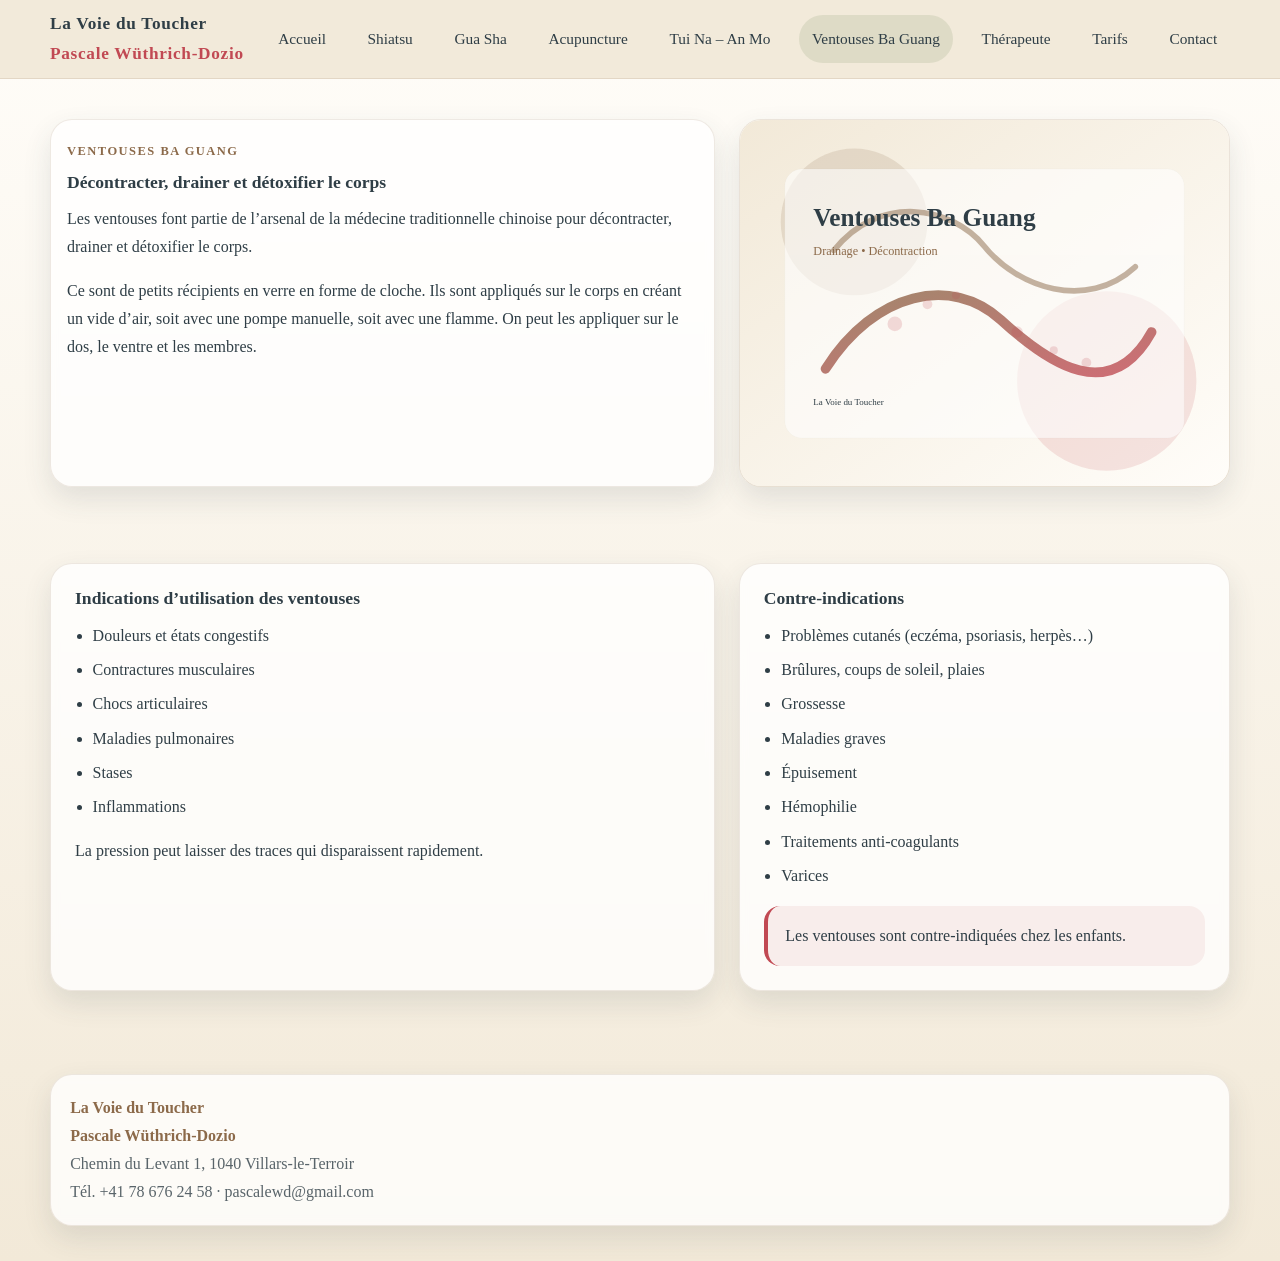
<file: ventouses.html>
<!DOCTYPE html>
<html lang="fr">
<head>
    <meta charset="UTF-8">
    <meta name="viewport" content="width=device-width, initial-scale=1.0">
    <meta name="description" content="Ventouses Ba Guang : décontracter, drainer et détoxifier">
    <title>Ventouses Ba Guang · La Voie du Toucher</title>
    <link href="css/styles.css" rel="stylesheet" />
</head>
<body>
  
<a class="skip-link" href="#contenu">Aller au contenu</a>
<header class="site-header">
  <div class="container navbar">
    <a class="brand" href="index.html">La Voie du Toucher <br/><span>Pascale Wüthrich-Dozio</span></a>
    <input type="checkbox" id="nav-toggle" class="nav-toggle" aria-label="Ouvrir le menu">
    <label for="nav-toggle" class="nav-toggle-label" aria-hidden="true"><span></span></label>
    <nav class="nav-menu" aria-label="Navigation principale">
      <a href="index.html" class="">Accueil</a><a href="shiatsu.html" class="">Shiatsu</a><a href="gua-sha.html" class="">Gua Sha</a><a href="acupuncture.html" class="">Acupuncture</a><a href="tui-na.html" class="">Tui Na – An Mo</a><a href="ventouses.html" class="active">Ventouses Ba Guang</a><a href="therapeute.html" class="">Thérapeute</a><a href="tarifs.html" class="">Tarifs</a><a href="contact.html" class="">Contact</a>
    </nav>
  </div>
</header>

  <main id="contenu">
    
<section class="page-banner">
  <div class="container two-col">
    <div class="card">
      <span class="eyebrow"><strong>Ventouses Ba Guang</strong></span>
      <h4>Décontracter, drainer et détoxifier le corps</h4>
      <p>Les ventouses font partie de l’arsenal de la médecine traditionnelle chinoise pour décontracter, drainer et détoxifier le corps.</p>
      <p>Ce sont de petits récipients en verre en forme de cloche. Ils sont appliqués sur le corps en créant un vide d’air, soit avec une pompe manuelle, soit avec une flamme. On peut les appliquer sur le dos, le ventre et les membres.</p>
    </div>
    <div class="content-visual">
      <img src="images/ventouses.svg" alt="Illustration inspirée des ventouses Ba Guang.">
    </div>
  </div>
</section>
<section class="section">
  <div class="container two-col">
    <div class="card">
      <h4>Indications d’utilisation des ventouses</h4>
      <ul>
        <li>Douleurs et états congestifs</li>
        <li>Contractures musculaires</li>
        <li>Chocs articulaires</li>
        <li>Maladies pulmonaires</li>
        <li>Stases</li>
        <li>Inflammations</li>
      </ul>
      <p>La pression peut laisser des traces qui disparaissent rapidement.</p>
    </div>
    <div class="card">
      <h4>Contre-indications</h4>
      <ul>
        <li>Problèmes cutanés (eczéma, psoriasis, herpès…)</li>
        <li>Brûlures, coups de soleil, plaies</li>
        <li>Grossesse</li>
        <li>Maladies graves</li>
        <li>Épuisement</li>
        <li>Hémophilie</li>
        <li>Traitements anti-coagulants</li>
        <li>Varices</li>
      </ul>
      <div class="notice">
        Les ventouses sont contre-indiquées chez les enfants.
      </div>
    </div>
  </div>
</section>

  </main>
  
<footer class="site-footer">
  <div class="container">
    <div class="footer-card card small-card">
      <div>
        <strong>La Voie du Toucher<br>Pascale Wüthrich-Dozio</strong><br>
        Chemin du Levant 1, 1040 Villars-le-Terroir<br>
        Tél. <a href="tel:+41786762458">+41 78 676 24 58</a> · <a href="mailto:pascalewd@gmail.com">pascalewd@gmail.com</a>
      </div>
     <!-- <div class="badge">Site statique · HTML + CSS · Responsive</div>-->
    </div>
  </div>
</footer>

</body>
</html>
</file>
<file: css/styles.css>
:root {
  --sage: #A3B18A;
  --beige: #F2E9D8;
  --earth: #8C6A4A;
  --red: #C14953;
  --ink: #2F3E46;
  --white: #fffdf9;
  --shadow: 0 12px 28px rgba(47, 62, 70, 0.12);
  --radius: 22px;
  --max: 1180px;
}

* { box-sizing: border-box; }
html { scroll-behavior: smooth; }
body {
  margin: 0;
  font-family: Georgia, 'Times New Roman', serif;
  color: var(--ink);
  background: linear-gradient(180deg, #fffdf9 0%, var(--beige) 100%);
  line-height: 1.75;
}
img { max-width: 100%; display: block; }
a { color: inherit; text-decoration: none; }
a:hover { color: var(--red); }
.container { width: min(100% - 2rem, var(--max)); margin-inline: auto; }
.section { padding: 3.75rem 0; }
.card {
  background: rgba(255,255,255,0.78);
  backdrop-filter: blur(4px);
  border: 1px solid rgba(140,106,74,0.15);
  border-radius: var(--radius);
  padding: 1.5rem;
  box-shadow: var(--shadow);
}
.small-card { padding: 1.2rem; }
.eyebrow {
  display: inline-block;
  text-transform: uppercase;
  letter-spacing: 0.12em;
  font-size: 0.78rem;
  color: var(--earth);
  margin-bottom: 0.6rem;
}
h4, h2, h3, h4 {
  line-height: 1.15;
  margin: 0 0 0.8rem;
  color: var(--ink);
}
/*h4 { font-size: clamp(2.2rem, 4vw, 4.3rem); }*/
h4 { font-size: clamp(1.1rem, 1vw, 1.7rem); }

/*h2 { font-size: clamp(1.7rem, 3vw, 2.5rem); }*/

h2 { font-size: clamp(1.7rem, 2vw, 2rem); }

h3 { font-size: clamp(1.15rem, 2vw, 1.5rem); }
p { margin: 0 0 1rem; }
ul { padding-left: 1.1rem; margin: 0.6rem 0 1rem; }
li + li { margin-top: 0.4rem; }
strong { color: var(--earth); }

.site-header {
  position: sticky;
  top: 0;
  z-index: 20;
  background: rgba(242, 233, 216, 0.94);
  border-bottom: 1px solid rgba(140,106,74,0.15);
  backdrop-filter: blur(10px);
}
.navbar {
  display: flex;
  align-items: center;
  justify-content: space-between;
  gap: 1rem;
  min-height: 78px;
}
.brand {
  font-size: 1.08rem;
  font-weight: 700;
  letter-spacing: 0.04em;
}
.brand span { color: var(--red); }
.nav-toggle { display: none; }
.nav-toggle-label {
  display: none;
  width: 48px;
  height: 48px;
  border-radius: 50%;
  background: var(--sage);
  align-items: center;
  justify-content: center;
  cursor: pointer;
}
.nav-toggle-label span,
.nav-toggle-label span::before,
.nav-toggle-label span::after {
  display: block;
  width: 22px;
  height: 2px;
  background: var(--ink);
  position: relative;
  transition: 0.25s ease;
}
.nav-toggle-label span::before,
.nav-toggle-label span::after {
  content: '';
  position: absolute;
  left: 0;
}
.nav-toggle-label span::before { top: -7px; }
.nav-toggle-label span::after { top: 7px; }
.nav-menu {
  display: flex;
  align-items: center;
  gap: 1rem;
  flex-wrap: wrap;
  justify-content: flex-end;
}
.nav-menu a {
  padding: 0.65rem 0.8rem;
  border-radius: 999px;
  font-size: 0.96rem;
}
.nav-menu a.active,
.nav-menu a:hover {
  background: rgba(163,177,138,0.25);
}

.hero {
  padding: 4.5rem 0 3rem;
}
.hero-grid,
.two-col,
.contact-grid,
.bio-grid,
.tarif-grid {
  display: grid;
  grid-template-columns: 1.15fr 0.85fr;
  gap: 1.5rem;
  align-items: stretch;
}
.hero-grid .hero-copy,
.hero-grid .hero-visual,
.two-col > *,
.contact-grid > *,
.bio-grid > *,
.tarif-grid > * { min-width: 0; }
.hero-copy .intro {
  font-size: 1.12rem;
  color: rgba(47, 62, 70, 0.9);
}
.hero-actions {
  display: flex;
  flex-wrap: wrap;
  gap: 0.8rem;
  margin-top: 1.5rem;
}
.btn {
  display: inline-flex;
  align-items: center;
  justify-content: center;
  gap: 0.5rem;
  padding: 0.95rem 1.25rem;
  border-radius: 999px;
  border: 1px solid transparent;
  transition: transform 0.2s ease, background 0.2s ease, color 0.2s ease;
}
.btn:hover { transform: translateY(-1px); }
.btn-primary {
  background: var(--red);
  color: white;
}
.btn-secondary {
  background: rgba(163,177,138,0.22);
  border-color: rgba(47,62,70,0.1);
}
.hero-visual img,
.page-banner img,
.content-visual img {
  width: 100%;
  aspect-ratio: 4 / 3;
  object-fit: cover;
  border-radius: var(--radius);
  box-shadow: var(--shadow);
  border: 1px solid rgba(140,106,74,0.16);
}
.page-banner {
  padding: 2.5rem 0 1rem;
}
.page-banner .card {
  padding: 1rem;
}
.quote-box {
  border-left: 5px solid var(--red);
  padding-left: 1rem;
  font-style: italic;
}
.grid-cards {
  display: grid;
  grid-template-columns: repeat(3, minmax(0, 1fr));
  gap: 1rem;
}
.practice-card {
  display: flex;
  flex-direction: column;
  gap: 0.6rem;
  height: 100%;
}
.practice-card p { flex-grow: 1; }
.practice-card .link-arrow {
  color: var(--red);
  font-weight: 700;
}
.list-columns {
  display: grid;
  grid-template-columns: repeat(2, minmax(0, 1fr));
  gap: 1rem;
}
.notice {
  padding: 1rem 1.1rem;
  background: rgba(193,73,83,0.08);
  border-left: 4px solid var(--red);
  border-radius: 16px;
}
.timeline {
  display: grid;
  gap: 1rem;
}
.timeline-item {
  padding: 1rem 1.15rem;
  border-radius: 18px;
  background: rgba(163,177,138,0.14);
  border: 1px solid rgba(163,177,138,0.35);
}
.info-list {
  display: grid;
  gap: 0.8rem;
}
.info-row {
  display: grid;
  grid-template-columns: 130px 1fr;
  gap: 1rem;
  padding: 0.9rem 0;
  border-bottom: 1px solid rgba(140,106,74,0.15);
}
.info-row:last-child { border-bottom: none; }
.tarif-box {
  padding: 1.4rem;
  border-radius: var(--radius);
  background: linear-gradient(135deg, rgba(163,177,138,0.26), rgba(242,233,216,0.72));
  border: 1px solid rgba(140,106,74,0.12);
}
.form-grid {
  display: grid;
  grid-template-columns: repeat(2, minmax(0, 1fr));
  gap: 1rem;
}
label {
  display: block;
  font-weight: 700;
  margin-bottom: 0.45rem;
}
input, textarea {
  width: 100%;
  padding: 0.95rem 1rem;
  border-radius: 16px;
  border: 1px solid rgba(140,106,74,0.28);
  background: rgba(255,255,255,0.85);
  color: var(--ink);
  font: inherit;
}
textarea {
  min-height: 180px;
  resize: vertical;
}
form .full { grid-column: 1 / -1; }
.site-footer {
  padding: 1.4rem 0 2.2rem;
  color: rgba(47,62,70,0.8);
}
.site-footer .footer-card {
  display: flex;
  justify-content: space-between;
  gap: 1rem;
  flex-wrap: wrap;
  align-items: center;
}
.badge {
  display: inline-flex;
  align-items: center;
  gap: 0.4rem;
  border-radius: 999px;
  background: rgba(163,177,138,0.2);
  padding: 0.55rem 0.8rem;
  font-size: 0.92rem;
}
.skip-link {
  position: absolute;
  left: -999px;
  top: auto;
}
.skip-link:focus {
  left: 1rem;
  top: 1rem;
  z-index: 50;
  background: white;
  padding: 0.8rem 1rem;
  border-radius: 12px;
}

@media (max-width: 980px) {
  .hero-grid, .two-col, .contact-grid, .bio-grid, .tarif-grid {
    grid-template-columns: 1fr;
  }
  .grid-cards { grid-template-columns: repeat(2, minmax(0,1fr)); }
}

@media (max-width: 760px) {
  .navbar { min-height: 72px; }
  .nav-toggle-label { display: inline-flex; }
  .nav-menu {
    position: absolute;
    left: 1rem;
    right: 1rem;
    top: 80px;
    background: rgba(242,233,216,0.98);
    border: 1px solid rgba(140,106,74,0.15);
    box-shadow: var(--shadow);
    border-radius: 24px;
    padding: 1rem;
    display: none;
    flex-direction: column;
    align-items: stretch;
  }
  .nav-menu a { text-align: center; }
  .nav-toggle:checked ~ .nav-menu { display: flex; }
  .nav-toggle:checked + .nav-toggle-label span { background: transparent; }
  .nav-toggle:checked + .nav-toggle-label span::before { top: 0; transform: rotate(45deg); }
  .nav-toggle:checked + .nav-toggle-label span::after { top: 0; transform: rotate(-45deg); }
  .grid-cards, .list-columns, .form-grid { grid-template-columns: 1fr; }
  .info-row { grid-template-columns: 1fr; gap: 0.4rem; }
  .hero { padding-top: 3rem; }
}

@media (prefers-reduced-motion: reduce) {
  html { scroll-behavior: auto; }
  .btn, .nav-toggle-label span, .nav-toggle-label span::before, .nav-toggle-label span::after { transition: none; }
}
</file>
